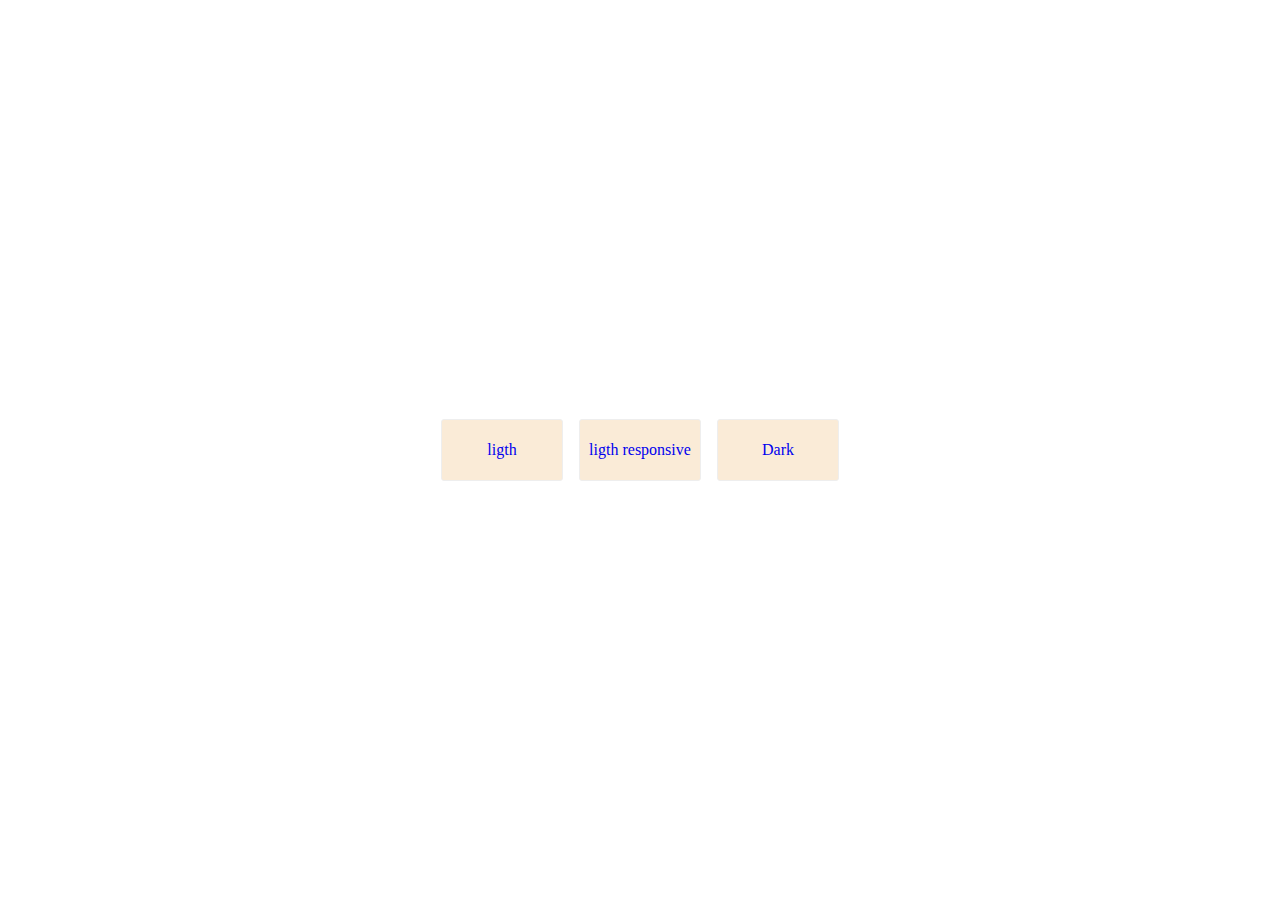
<file: index.html>
<!DOCTYPE html>
<html lang="en">
<head>
    <meta charset="UTF-8">
    <meta name="viewport" content="width=device-width, initial-scale=1.0">
    <title>Document</title>
    <style>
        * {
            padding: 0;
            margin: 0;
        }
        body {
            width: 100vw;
            height: 100vh;
        }

        div {
            width: 100%;
            height: 100%;
            display: flex;
            justify-content: center;
            align-items: center;
            gap: 1rem;
        }
        a {
            width: 120px;
            height: 60px;

            display: flex;
            justify-content: center;
            align-items: center;
            background-color: antiquewhite;
            border: 1px solid #eee;
            border-radius: 3px;
            text-decoration: none;
            
        }
    </style>
</head>
<body>
    <div>
        <a href="./ligth/index.html">ligth</a>
        <a href="./ligth responsive/index.html">ligth responsive</a>
        <a href="./dark/index.html">Dark</a>
    </div>
</body>
</html>
</file>
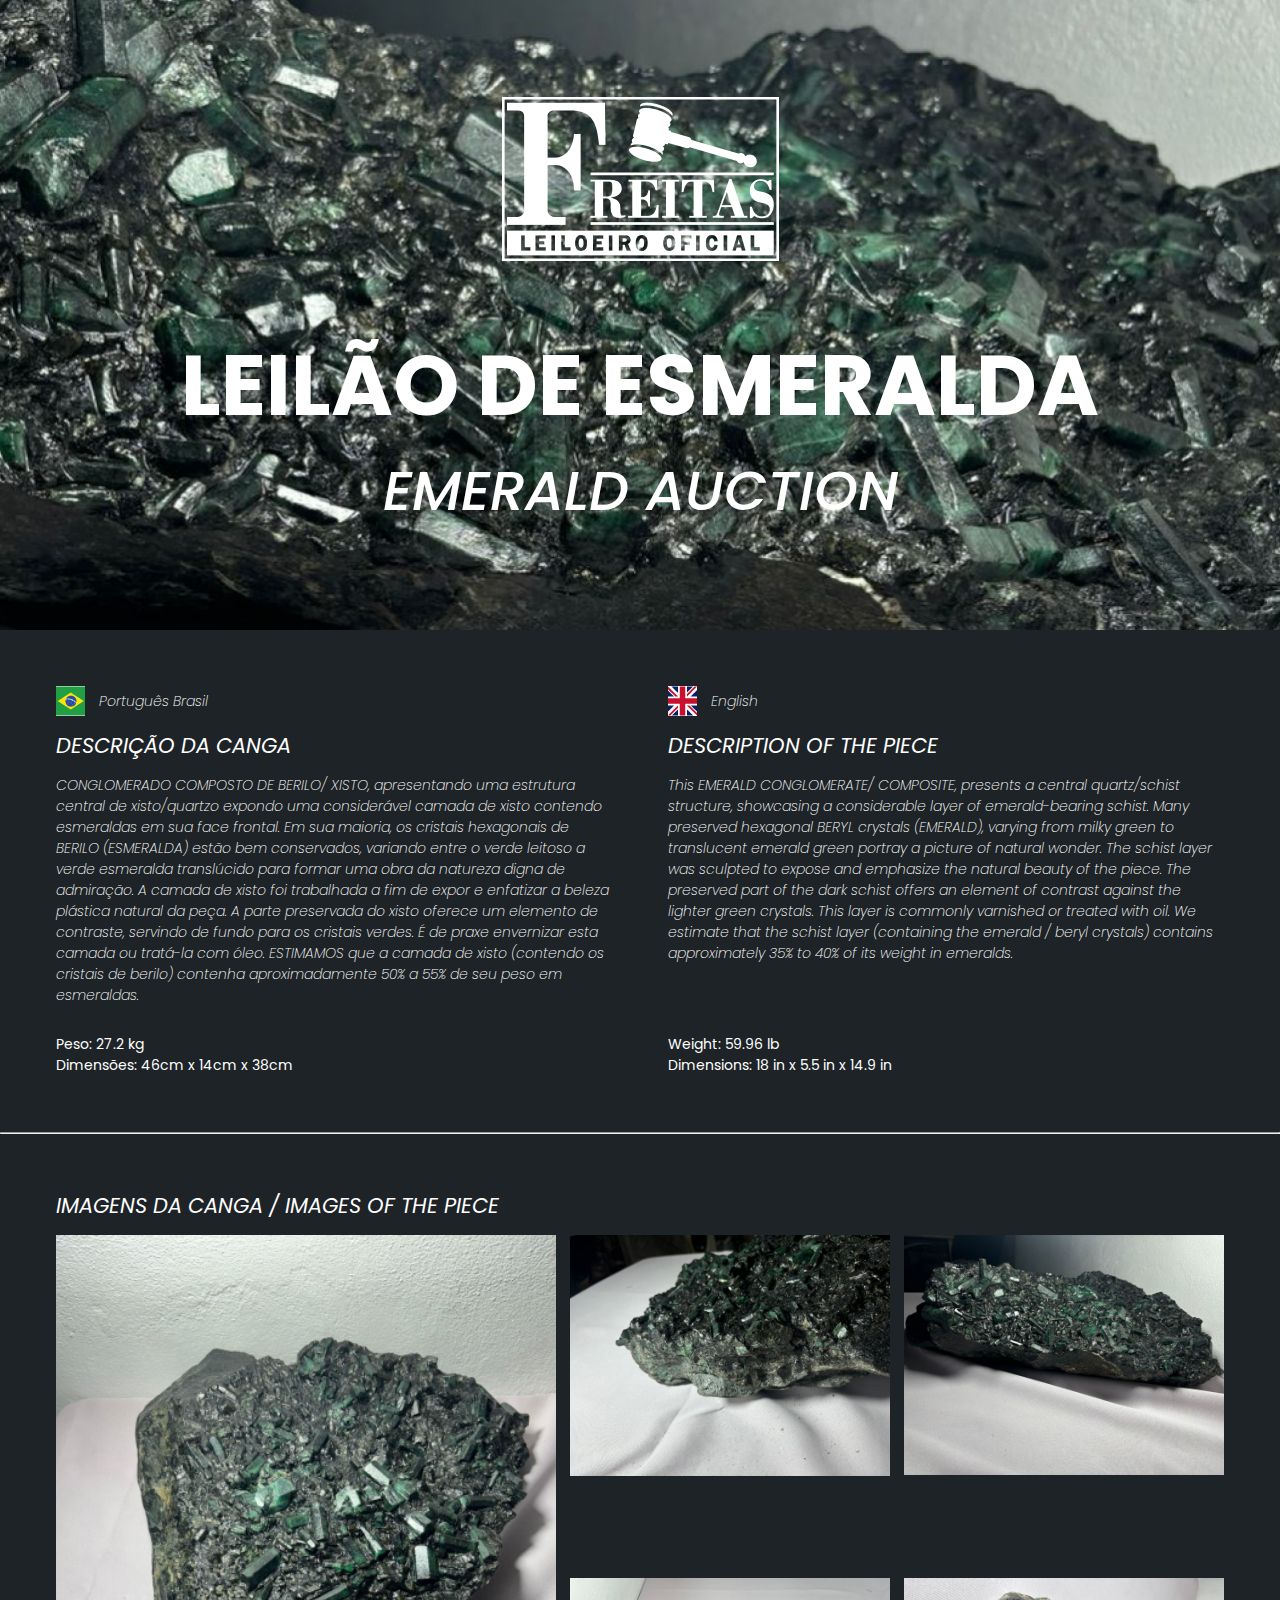
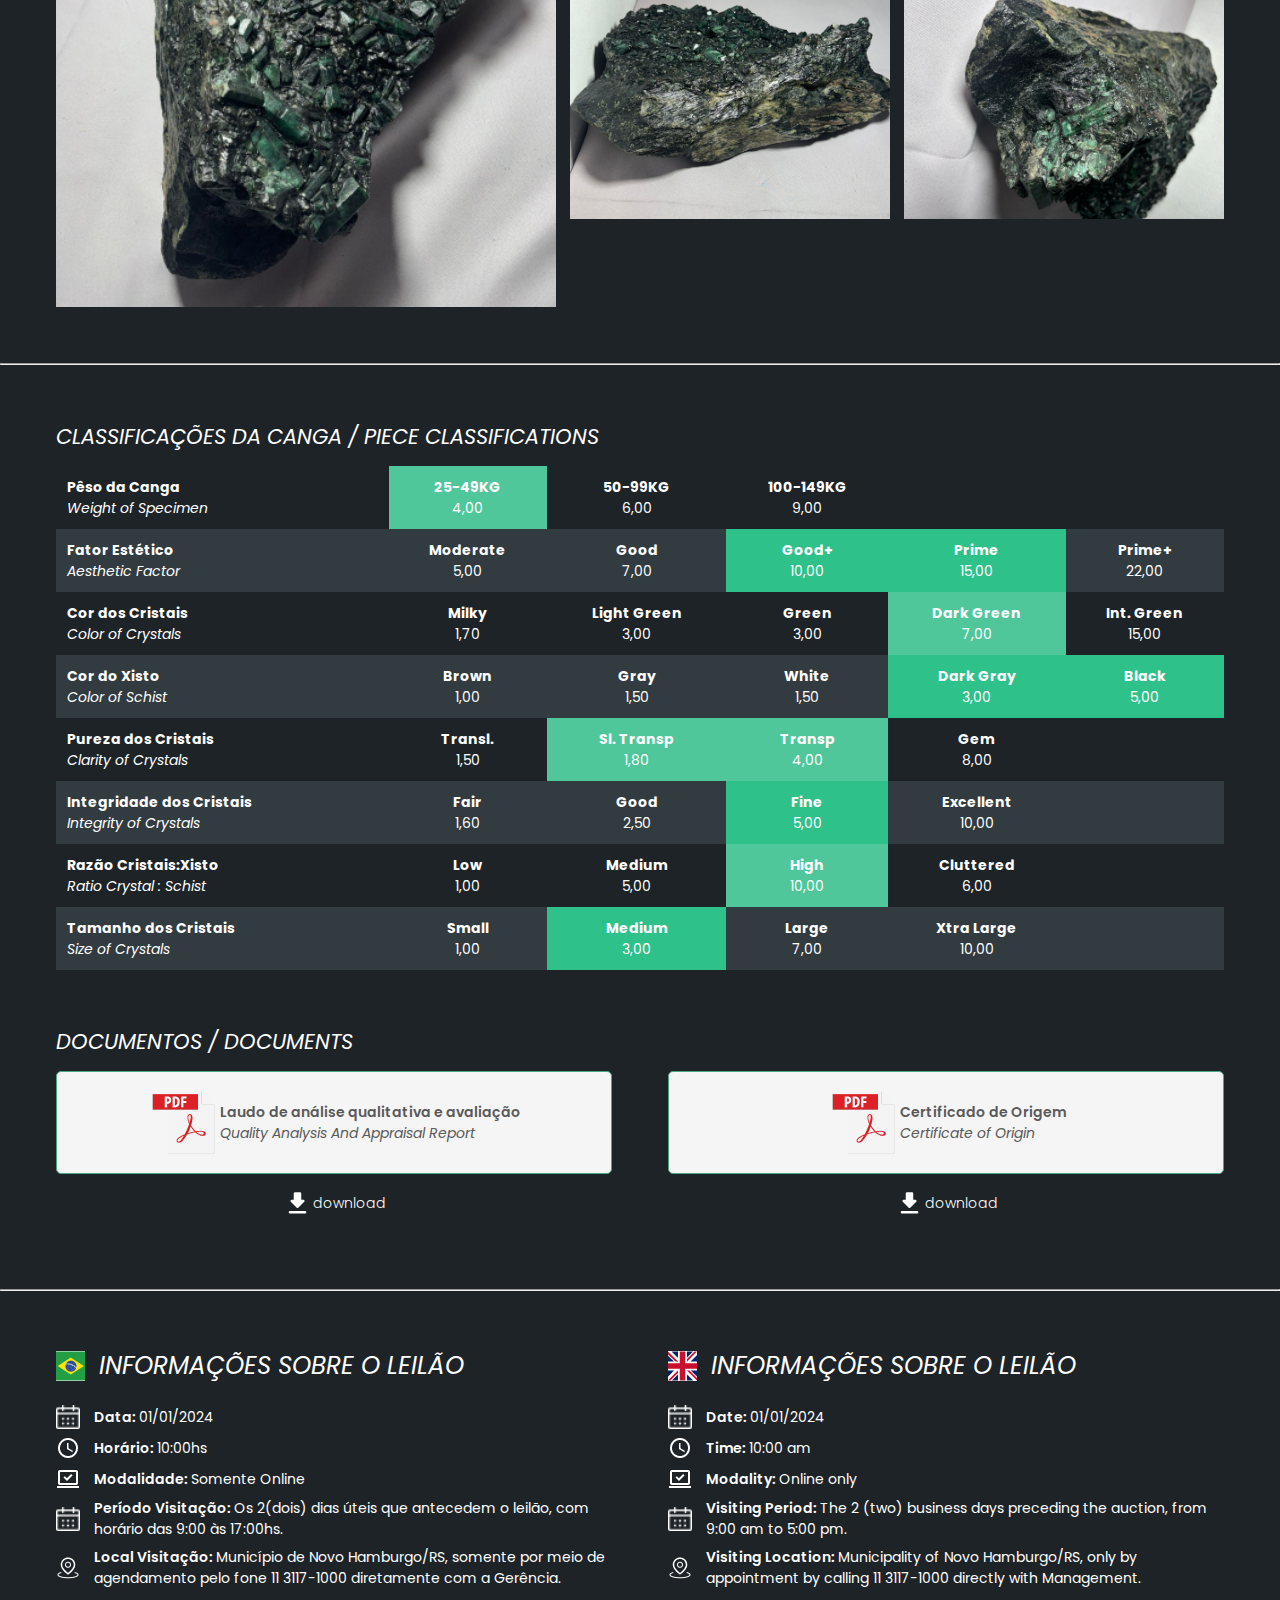
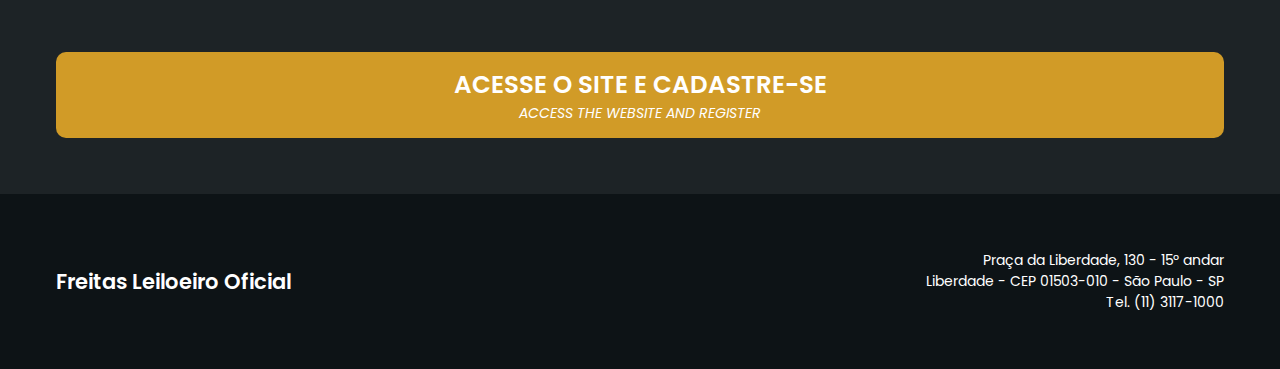
<file: dark/index.html>
<!DOCTYPE html>
<html lang="pt-BR">
<head>
    <meta charset="UTF-8">
    <meta name="viewport" content="width=device-width, initial-scale=1.0">
    <title>Document</title>
    <link rel="stylesheet" href="./style.css">
</head>
<body>
    <header>
        <div class="logo">
            <img src="./imagens/logo.png" alt="Freitas leiloeiro oficial">
        </div>
        <div class="title">
            <h1>Leilão de Esmeralda</h1>
            <h2>Emerald Auction</h2>
        </div>
    </header>
    <section class="description">
        <div class="descriptionText">
            <div>
                <div class="imgLanguage">
                    <img src="./imagens/Brazil (BR).jpg" alt="Bandeira do Brasil">
                    Português Brasil
                </div>
                <div>
                    <h3>Descrição da Canga</h3>
                    <p>
                        CONGLOMERADO COMPOSTO DE BERILO/ XISTO, apresentando uma estrutura central de xisto/quartzo expondo
                        uma considerável camada de xisto contendo esmeraldas em sua face frontal. Em sua maioria, os cristais hexagonais
                        de BERILO (ESMERALDA) estão bem conservados, variando entre o verde leitoso a verde esmeralda translúcido para
                        formar uma obra da natureza digna de admiração. A camada de xisto foi trabalhada a fim de expor e enfatizar a beleza
                        plástica natural da peça. A parte preservada do xisto oferece um elemento de contraste, servindo de fundo para os
                        cristais verdes. É de praxe envernizar esta camada ou tratá-la com óleo. ESTIMAMOS que a camada de xisto (contendo
                        os cristais de berilo) contenha aproximadamente 50% a 55% de seu peso em esmeraldas.
                    </p>
                </div>
    
            </div>
            <div>
                <div class="imgLanguage">
                    <img src="./imagens/United Kingdom (GB).jpg" alt="Bandeira do Reino Unido">
                    English
                </div>
                <div>
                    <h3>DESCRIPTION OF THE PIECE</h3>
                    <p>
                        This EMERALD CONGLOMERATE/ COMPOSITE, presents a central quartz/schist structure, showcasing a considerable layer of emerald-bearing schist. Many preserved hexagonal BERYL crystals (EMERALD), 
                        varying from milky green to translucent emerald green portray a picture of natural wonder. The schist layer was sculpted to expose and emphasize the natural beauty of the piece. The preserved 
                        part of the dark schist offers an element of contrast against the lighter green crystals. This layer is commonly varnished or treated with oil. We estimate that the schist layer (containing 
                        the emerald / beryl crystals) contains approximately 35% to 40% of its weight in emeralds.
                    </p>
                </div>
    
            </div>
        </div>
        <div class="weightDimension">
            <div>
                <p>
                    Peso: 27.2 kg
                </p>
                <p>
                    Dimensões: 46cm x 14cm x 38cm
                </p>
            </div>
            <div>
                <p>
                    Weight: 59.96 lb
                </p>
                <p>
                    Dimensions: 18 in x 5.5 in x 14.9 in
                </p>
            </div>
        </div>
    </section>
    <hr />
    <section class="images">
        <h3>
            Imagens da Canga / Images of the Piece
        </h3>
        <div class="imagesContainer">
            <div class="imagePrimary">
                <img src="./imagens/1.jpg" alt="Imagem da canga">
            </div>
            <div class="imagesPictures">
                <img src="./imagens/2.jpg" alt="Imagem da canga">
                <img src="./imagens/3.jpg" alt="Imagem da canga">
                <img src="./imagens/4.jpg" alt="Imagem da canga">
                <img src="./imagens/5.jpg" alt="Imagem da canga">
            </div>
        </div>
    </section>
    <hr />
    <section class="classification">
        <h3>
            Classificações da Canga / Piece Classifications
        </h3>
        <table>
            <tr>
                <td>
                    <div>Pêso da Canga</div>
                    <div>Weight of Specimen</div>
                </td>
                <td class="prominence">
                    <div>25-49KG</div>
                    <div>4,00</div>
                </td>
                <td>
                    <div>50-99KG</div>
                    <div>6,00</div>
                </td>
                <td>
                    <div>100-149KG</div>
                    <div>9,00</div>
                </td>
                <td>
                    <div></div>
                    <div></div>
                </td>
                <td>
                    <div></div>
                    <div></div>
                </td>
            </tr>
            <tr>
                <td>
                    <div>Fator Estético</div>
                    <div>Aesthetic Factor</div>
                </td>
                <td>
                    <div>Moderate</div>
                    <div>5,00</div>
                </td>
                <td>
                    <div>Good</div>
                    <div>7,00</div>
                </td>
                <td class="prominence">
                    <div>Good+</div>
                    <div>10,00</div>
                </td>
                <td class="prominence">
                    <div>Prime</div>
                    <div>15,00</div>
                </td>
                <td>
                    <div>Prime+</div>
                    <div>22,00</div>
                </td>
            </tr>
            <tr>
                <td>
                    <div>Cor dos Cristais</div>
                    <div>Color of Crystals</div>
                </td>
                <td>
                    <div>Milky</div>
                    <div>1,70</div>
                </td>
                <td>
                    <div>Light Green</div>
                    <div>3,00</div>
                </td>
                <td>
                    <div>Green</div>
                    <div>3,00</div>
                </td>
                <td class="prominence">
                    <div>Dark Green</div>
                    <div>7,00</div>
                </td>
                <td>
                    <div>Int. Green</div>
                    <div>15,00</div>
                </td>
            </tr>
            <tr>
                <td>
                    <div>Cor do Xisto</div>
                    <div>Color of Schist</div>
                </td>
                <td>
                    <div>Brown</div>
                    <div>1,00</div>
                </td>
                <td>
                    <div>Gray</div>
                    <div>1,50</div>
                </td>
                <td>
                    <div>White</div>
                    <div>1,50</div>
                </td>
                <td class="prominence">
                    <div>Dark Gray</div>
                    <div>3,00</div>
                </td>
                <td class="prominence">
                    <div>Black</div>
                    <div>5,00</div>
                </td>
            </tr>
            <tr>
                <td>
                    <div>Pureza dos Cristais</div>
                    <div>Clarity of Crystals</div>
                </td>
                <td>
                    <div>Transl.</div>
                    <div>1,50</div>
                </td>
                <td class="prominence">
                    <div>Sl. Transp</div>
                    <div>1,80</div>
                </td>
                <td class="prominence">
                    <div>Transp</div>
                    <div>4,00</div>
                </td>
                <td>
                    <div>Gem</div>
                    <div>8,00</div>
                </td>
                <td>
                    <div></div>
                    <div></div>
                </td>
            </tr>
            <tr>
                <td>
                    <div>Integridade dos Cristais</div>
                    <div>Integrity of Crystals</div>
                </td>
                <td>
                    <div>Fair</div>
                    <div>1,60</div>
                </td>
                <td>
                    <div>Good</div>
                    <div>2,50</div>
                </td>
                <td class="prominence">
                    <div>Fine</div>
                    <div>5,00</div>
                </td>
                <td>
                    <div>Excellent</div>
                    <div>10,00</div>
                </td>
                <td>
                    <div></div>
                    <div></div>
                </td>
            </tr>
            <tr>
                <td>
                    <div>Razão Cristais:Xisto</div>
                    <div>Ratio Crystal : Schist</div>
                </td>
                <td>
                    <div>Low</div>
                    <div>1,00</div>
                </td>
                <td>
                    <div>Medium</div>
                    <div>5,00</div>
                </td>
                <td class="prominence">
                    <div>High</div>
                    <div>10,00</div>
                </td>
                <td>
                    <div>Cluttered</div>
                    <div>6,00</div>
                </td>
                <td>
                    <div></div>
                    <div></div>
                </td>
            </tr>
            <tr>
                <td>
                    <div>Tamanho dos Cristais</div>
                    <div>Size of Crystals</div>
                </td>
                <td>
                    <div>Small</div>
                    <div>1,00</div>
                </td>
                <td class="prominence">
                    <div>Medium</div>
                    <div>3,00</div>
                </td>
                <td>
                    <div>Large</div>
                    <div>7,00</div>
                </td>
                <td>
                    <div>Xtra Large</div>
                    <div>10,00</div>
                </td>
                <td>
                    <div></div>
                    <div></div>
                </td>
            </tr>
        </table>
    </section>
    <section class="documents">
        <h3>
            Documentos / Documents
        </h3>
        <div class="documentsContainer">
            <a href="#">
                <img src="./imagens/pdf.png" alt="Arquivo pdf">
                <div>
                    <div>Laudo de análise qualitativa e avaliação</div>
                    <div>Quality Analysis And Appraisal Report</div>
                </div>
            </a>
            <a href="#">
                <img src="./imagens/pdf.png" alt="Arquivo pdf">
                <div>
                    <div>Certificado de Origem</div>
                    <div>Certificate of Origin</div>
                </div>
            </a>
        </div>
        <div class="documentsDownload">
            <a href="#">
                <img src="./imagens/icon_download.png" alt="download">
                <div>download</div>
            </a>
            <a href="#">
                <img src="./imagens/icon_download.png" alt="download">
                <div>download</div>
            </a>
        </div>
    </section>
    <hr />
    <section class="auction">
        <div>
            <div class="auctionTitle">
                <img src="./imagens/Brazil (BR).jpg" alt="">
                <div>
                    Informações sobre o Leilão
                </div>
            </div>
            <div class="auctionInfo">
                <img src="./imagens/icon_calendar.png" alt="" style="width: 24px; height: 24px;">
                <div>
                    <span>
                        Data: 
                    </span>
                    01/01/2024
                </div>
            </div>
            <div class="auctionInfo">
                <img src="./imagens/icon_clock.png" alt="" style="width: 24px; height: 24px;">
                <div>
                    <span>
                        Horário: 
                    </span>
                    10:00hs
                </div>
            </div>
            <div class="auctionInfo">
                <img src="./imagens/icon_computer.png" alt="" style="width: 24px; height: 24px;">
                <div>
                    <span>
                        Modalidade: 
                    </span>
                    Somente Online
                </div>
            </div>
            <div class="auctionInfo">
                <img src="./imagens/icon_calendar.png" alt="" style="width: 24px; height: 24px;">
                <div>
                    <span>
                        Período Visitação:  
                    </span>
                    Os 2(dois) dias úteis que antecedem o leilão, com horário das 9:00 às 17:00hs.
                </div>
            </div>
            <div class="auctionInfo">
                <img src="./imagens/icon_local.png" alt="" style="width: 24px; height: 30px;">
                <div>
                    <span>
                        Local Visitação: 
                    </span>
                    Município de Novo Hamburgo/RS, somente por meio de agendamento pelo fone 11 3117-1000 diretamente com a Gerência.
                </div>
            </div>
        </div>
        <div>
            <div class="auctionTitle">
                <img src="./imagens/United Kingdom (GB).jpg" alt="">
                <div>
                    Informações sobre o Leilão
                </div>
            </div>
            <div class="auctionInfo">
                <img src="./imagens/icon_calendar.png" alt="" style="width: 24px; height: 24px;">
                <div>
                    <span>
                        Date: 
                    </span>
                    01/01/2024
                </div>
            </div>
            <div class="auctionInfo">
                <img src="./imagens/icon_clock.png" alt="" style="width: 24px; height: 24px;">
                <div>
                    <span>
                        Time: 
                    </span>
                    10:00 am
                </div>
            </div>
            <div class="auctionInfo">
                <img src="./imagens/icon_computer.png" alt="" style="width: 24px; height: 24px;">
                <div>
                    <span>
                        Modality: 
                    </span>
                    Online only
                </div>
            </div>
            <div class="auctionInfo">
                <img src="./imagens/icon_calendar.png" alt="" style="width: 24px; height: 24px;">
                <div>
                    <span>
                        Visiting Period:  
                    </span>
                    The 2 (two) business days preceding the auction, from 9:00 am to 5:00 pm.
                </div>
            </div>
            <div class="auctionInfo">
                <img src="./imagens/icon_local.png" alt="" style="width: 24px; height: 30px;">
                <div>
                    <span>
                        Visiting Location: 
                    </span>
                    Municipality of Novo Hamburgo/RS, only by appointment by calling 11 3117-1000 directly with Management.
                </div>
            </div>
        </div>
    
    </section>
    <section class="cadastre">
        <a href="#">
            <div>ACESSE O SITE E CADASTRE-SE</div>
            <div>ACCESS THE WEBSITE AND REGISTER</div>
        </a>
    </section>
    <footer>
        <div class="Freitas">
            Freitas Leiloeiro Oficial
        </div>
        <div>
            <div>
                Praça da Liberdade, 130 - 15º andar
            </div>
            <div>
                Liberdade - CEP 01503-010 - São Paulo - SP
            </div>
            <div>
                Tel. (11) 3117-1000
            </div>
        </div>
    </footer>
</body>
</html>
</file>
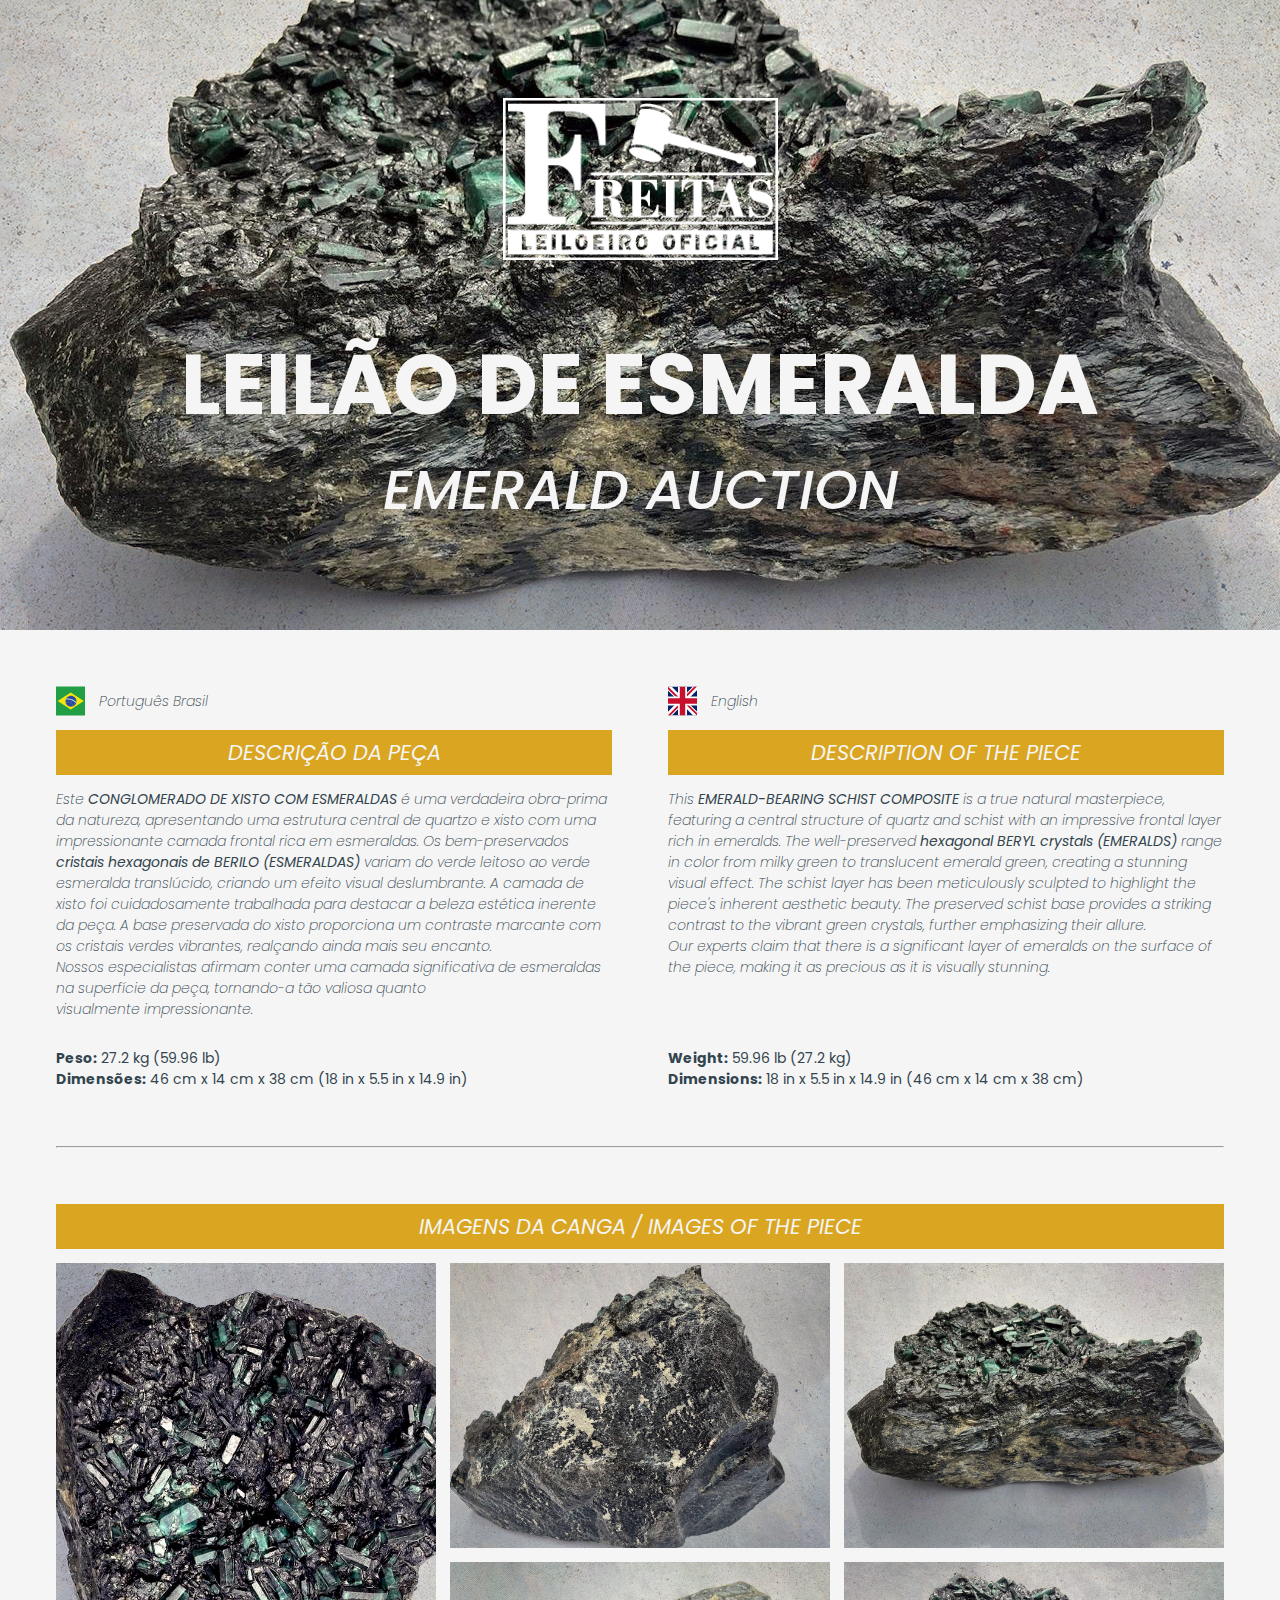
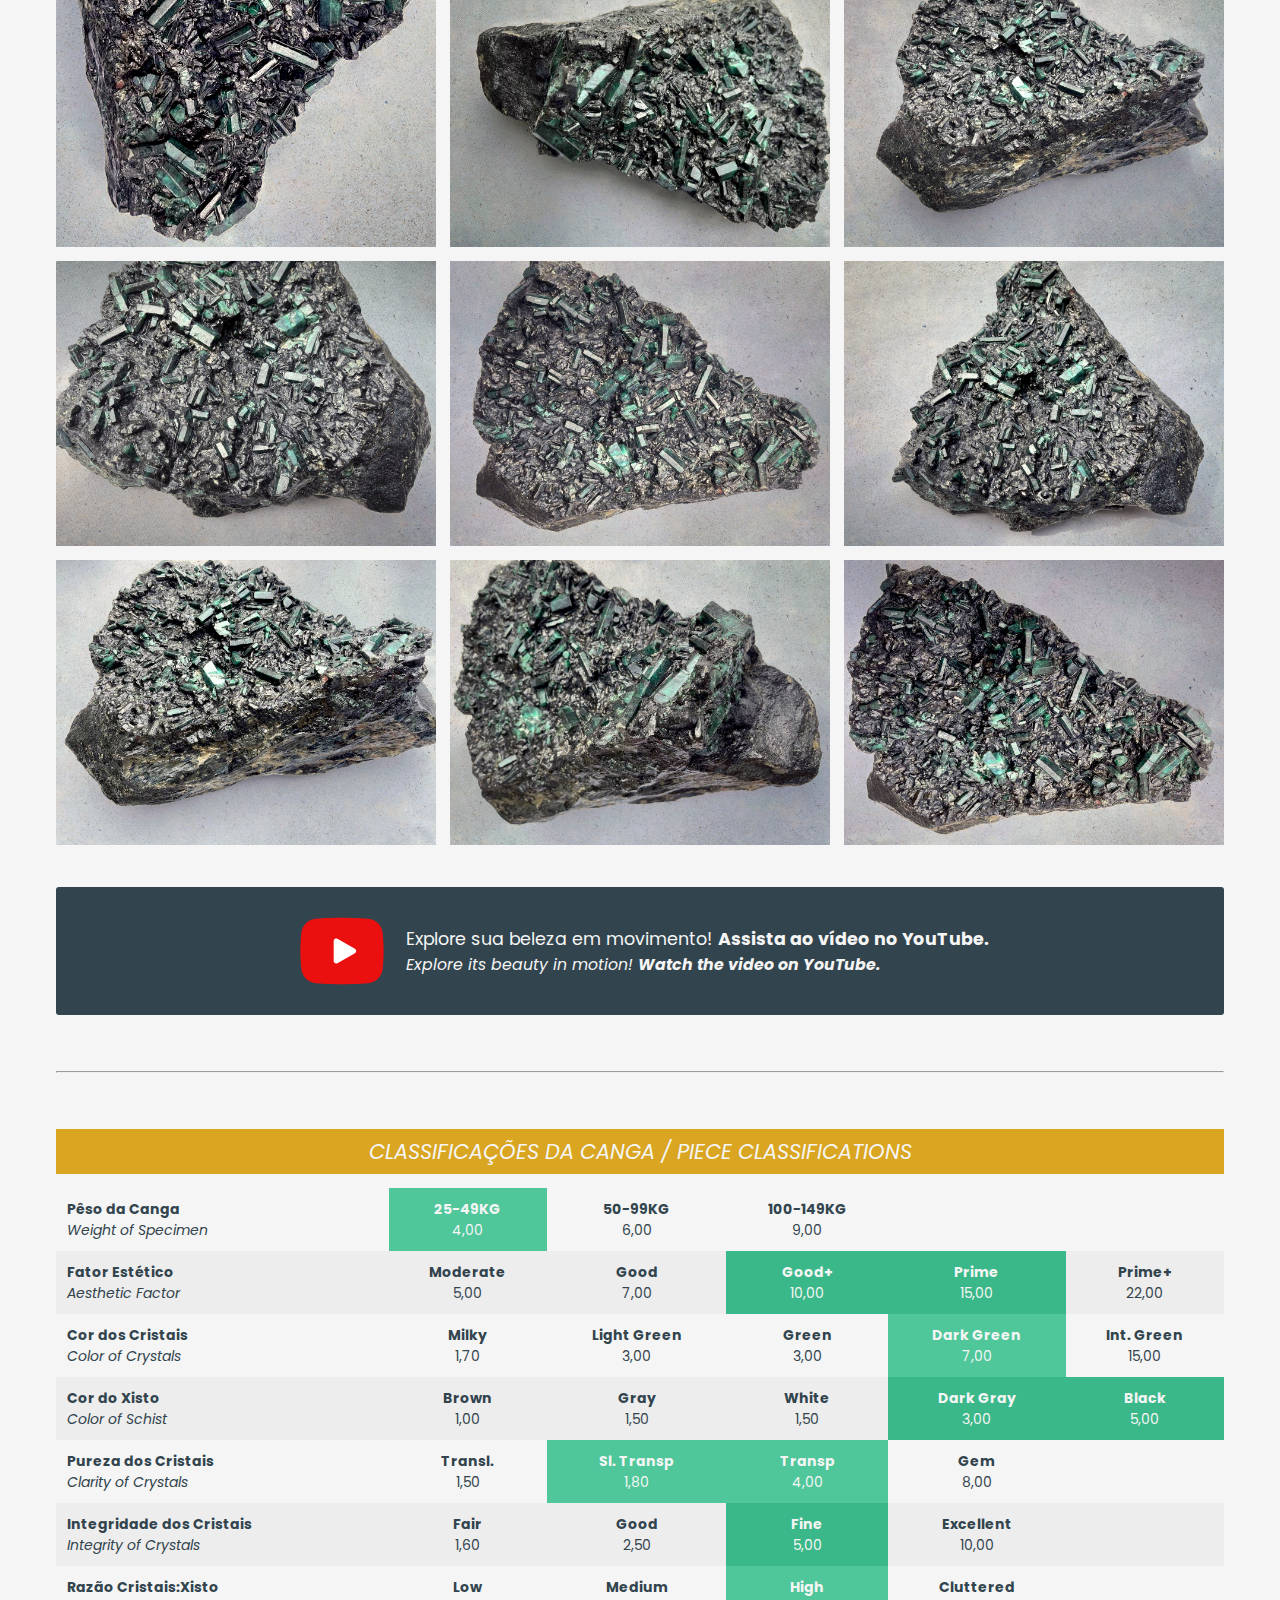
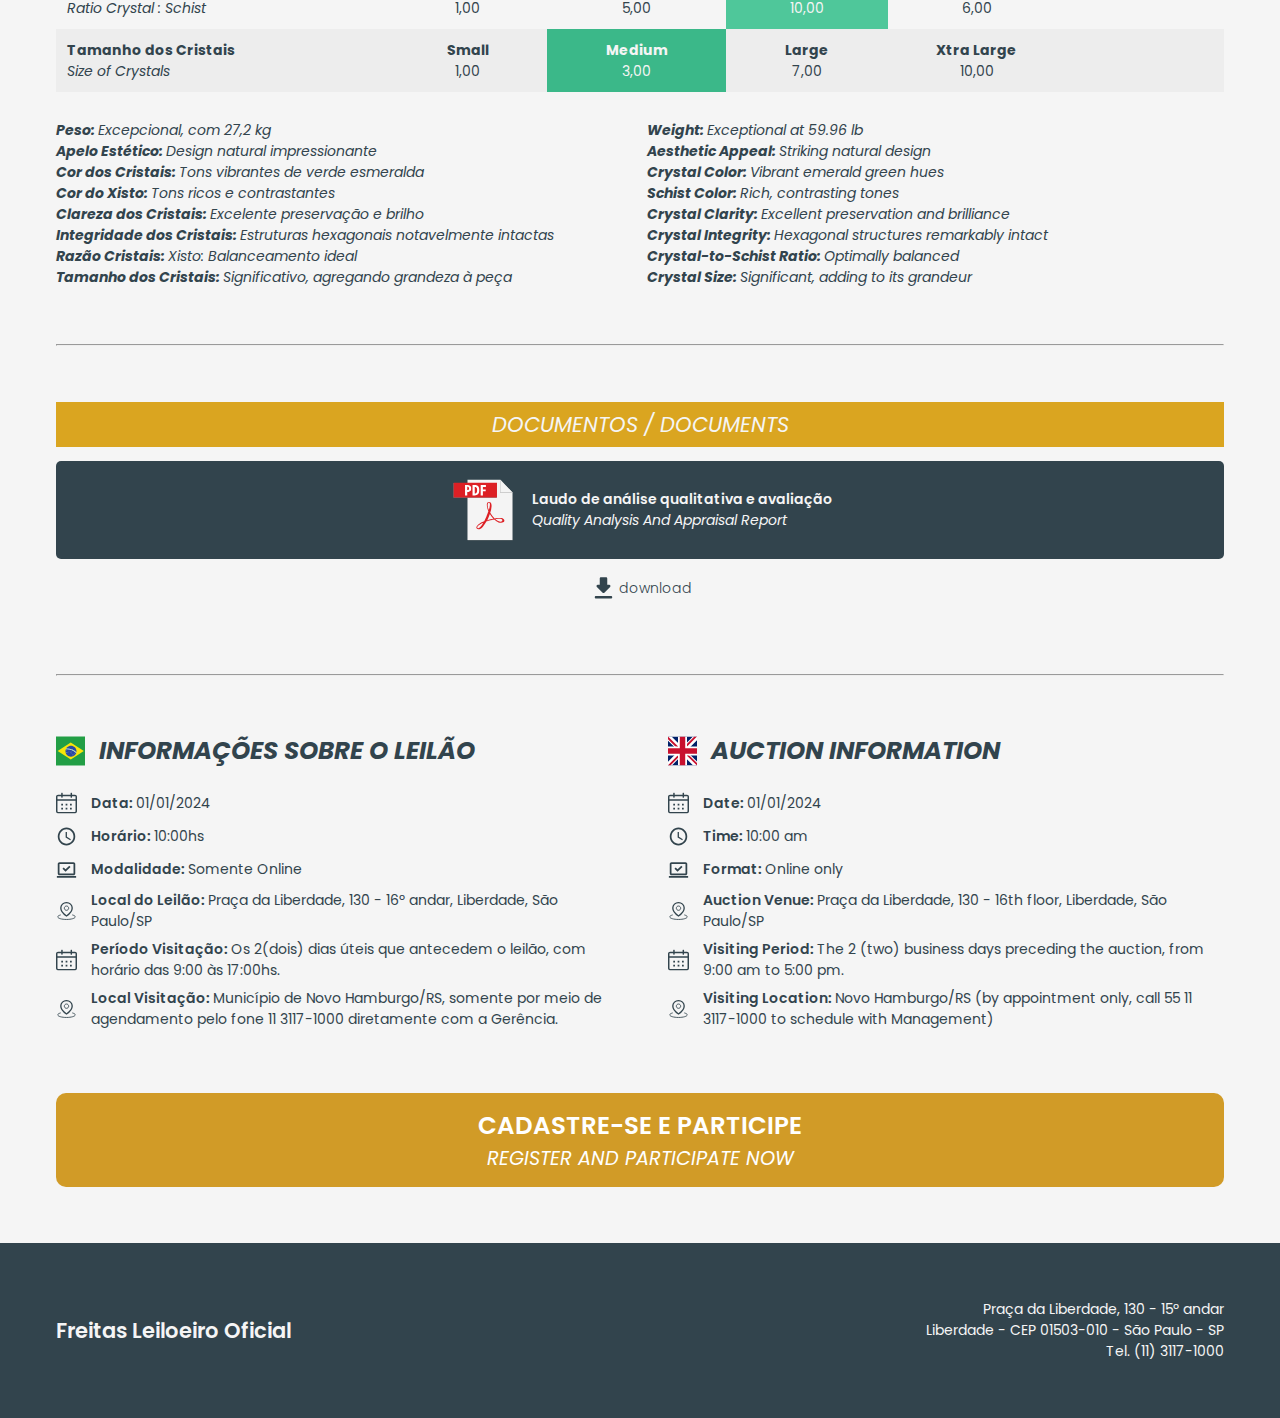
<file: ligth responsive/index.html>
<!DOCTYPE html>
<html lang="pt-BR">
  <head>
    <meta charset="UTF-8" />
    <meta name="viewport" content="width=device-width, initial-scale=1.0" />
    <title>Document</title>
    <link rel="stylesheet" href="./style.css" />
  </head>
  <body>
    <header>
      <div>
        <img src="./images/logo.png" alt="Freitas leiloeiro oficial" />
      </div>
      <div class="title">
        <h1>Leilão de Esmeralda</h1>
        <h2>Emerald Auction</h2>
      </div>
    </header>
    <main>
      <section class="description">
        <div class="descriptionText">
          <div>
            <div class="imgLanguage">
              <img src="./icons/Brasil.svg" alt="Bandeira do Brasil" />
              Português Brasil
            </div>
            <div>
              <h3 class="subtitulo">DESCRIÇÃO DA PEÇA</h3>
              <p>
                Este <strong>CONGLOMERADO DE XISTO COM ESMERALDAS</strong> é uma
                verdadeira obra-prima da natureza, apresentando uma estrutura
                central de quartzo e xisto com uma impressionante camada frontal
                rica em esmeraldas. Os bem-preservados
                <strong>cristais hexagonais de BERILO (ESMERALDAS)</strong>
                variam do verde leitoso ao verde esmeralda translúcido, criando
                um efeito visual deslumbrante. A camada de xisto foi
                cuidadosamente trabalhada para destacar a beleza estética
                inerente da peça. A base preservada do xisto proporciona um
                contraste marcante com os cristais verdes vibrantes, realçando
                ainda mais seu encanto.
              </p>
              <p>
                Nossos especialistas afirmam conter uma camada significativa de
                esmeraldas na superfície da peça, tornando-a tão valiosa quanto
                visualmente impressionante.
              </p>
            </div>
          </div>
          <div>
            <div class="imgLanguage">
              <img src="./icons/ReinoUnido.svg" alt="Bandeira do Reino Unido" />
              English
            </div>
            <div>
              <h3 class="subtitulo">DESCRIPTION OF THE PIECE</h3>
              <p>
                This <strong>EMERALD-BEARING SCHIST COMPOSITE</strong> is a true
                natural masterpiece, featuring a central structure of quartz and
                schist with an impressive frontal layer rich in emeralds. The
                well-preserved
                <strong>hexagonal BERYL crystals (EMERALDS)</strong> range in
                color from milky green to translucent emerald green, creating a
                stunning visual effect. The schist layer has been meticulously
                sculpted to highlight the piece's inherent aesthetic beauty. The
                preserved schist base provides a striking contrast to the
                vibrant green crystals, further emphasizing their allure.
              </p>
              <p>
                Our experts claim that there is a significant layer of emeralds
                on the surface of the piece, making it as precious as it is
                visually stunning.
              </p>
            </div>
          </div>
        </div>
        <div class="weightDimension">
          <div>
            <p><strong>Peso:</strong> 27.2 kg (59.96 lb)</p>
            <p>
              <strong>Dimensões:</strong> 46 cm x 14 cm x 38 cm (18 in x 5.5 in
              x 14.9 in)
            </p>
          </div>
          <div>
            <p><strong>Weight:</strong> 59.96 lb (27.2 kg)</p>
            <p>
              <strong>Dimensions:</strong> 18 in x 5.5 in x 14.9 in (46 cm x 14
              cm x 38 cm)
            </p>
          </div>
        </div>
      </section>
      <hr />
      <section class="images">
        <h3 class="subtitulo">Imagens da Canga / Images of the Piece</h3>
        <div class="imagesPictures">
            <img src="./images/1.jpg" alt="Imagem da canga" class="primeiraImg" />
            <img src="./images/2.jpg" alt="Imagem da canga" />
            <img src="./images/3.jpg" alt="Imagem da canga" />
            <img src="./images/4.jpg" alt="Imagem da canga" />
            <img src="./images/5.jpg" alt="Imagem da canga" />
            <img src="./images/6.jpg" alt="Imagem da canga" />
            <img src="./images/7.jpg" alt="Imagem da canga" />
            <img src="./images/8.jpg" alt="Imagem da canga" />
            <img src="./images/9.jpg" alt="Imagem da canga" />
            <img src="./images/10.jpg" alt="Imagem da canga" />
            <img src="./images/11.jpg" alt="Imagem da canga" />
            
          </div>
        </div>

        <div class="linkYoutube">
            <img src="./icons/youtube.svg" alt="youtube" class="logo">
            <div>
                <div>
                    Explore sua beleza em movimento! 
                    <strong>
                        Assista ao vídeo no YouTube.
                    </strong>
                </div>
                <div>
                    Explore its beauty in motion! 
                    <strong>
                        Watch the video on YouTube.
                    </strong>
                </div>
            </div>
        </div>
      </section>
      <hr />
      <section class="classification">
        <h3 class="subtitulo">Classificações da Canga / Piece Classifications</h3>
        <table>
          <tr>
            <td>
              <div>Pêso da Canga</div>
              <div>Weight of Specimen</div>
            </td>
            <td class="prominence">
              <div>25-49KG</div>
              <div>4,00</div>
            </td>
            <td>
              <div>50-99KG</div>
              <div>6,00</div>
            </td>
            <td>
              <div>100-149KG</div>
              <div>9,00</div>
            </td>
            <td>
              <div></div>
              <div></div>
            </td>
            <td>
              <div></div>
              <div></div>
            </td>
          </tr>
          <tr>
            <td>
              <div>Fator Estético</div>
              <div>Aesthetic Factor</div>
            </td>
            <td>
              <div>Moderate</div>
              <div>5,00</div>
            </td>
            <td>
              <div>Good</div>
              <div>7,00</div>
            </td>
            <td class="prominence">
              <div>Good+</div>
              <div>10,00</div>
            </td>
            <td class="prominence">
              <div>Prime</div>
              <div>15,00</div>
            </td>
            <td>
              <div>Prime+</div>
              <div>22,00</div>
            </td>
          </tr>
          <tr>
            <td>
              <div>Cor dos Cristais</div>
              <div>Color of Crystals</div>
            </td>
            <td>
              <div>Milky</div>
              <div>1,70</div>
            </td>
            <td>
              <div>Light Green</div>
              <div>3,00</div>
            </td>
            <td>
              <div>Green</div>
              <div>3,00</div>
            </td>
            <td class="prominence">
              <div>Dark Green</div>
              <div>7,00</div>
            </td>
            <td>
              <div>Int. Green</div>
              <div>15,00</div>
            </td>
          </tr>
          <tr>
            <td>
              <div>Cor do Xisto</div>
              <div>Color of Schist</div>
            </td>
            <td>
              <div>Brown</div>
              <div>1,00</div>
            </td>
            <td>
              <div>Gray</div>
              <div>1,50</div>
            </td>
            <td>
              <div>White</div>
              <div>1,50</div>
            </td>
            <td class="prominence">
              <div>Dark Gray</div>
              <div>3,00</div>
            </td>
            <td class="prominence">
              <div>Black</div>
              <div>5,00</div>
            </td>
          </tr>
          <tr>
            <td>
              <div>Pureza dos Cristais</div>
              <div>Clarity of Crystals</div>
            </td>
            <td>
              <div>Transl.</div>
              <div>1,50</div>
            </td>
            <td class="prominence">
              <div>Sl. Transp</div>
              <div>1,80</div>
            </td>
            <td class="prominence">
              <div>Transp</div>
              <div>4,00</div>
            </td>
            <td>
              <div>Gem</div>
              <div>8,00</div>
            </td>
            <td>
              <div></div>
              <div></div>
            </td>
          </tr>
          <tr>
            <td>
              <div>Integridade dos Cristais</div>
              <div>Integrity of Crystals</div>
            </td>
            <td>
              <div>Fair</div>
              <div>1,60</div>
            </td>
            <td>
              <div>Good</div>
              <div>2,50</div>
            </td>
            <td class="prominence">
              <div>Fine</div>
              <div>5,00</div>
            </td>
            <td>
              <div>Excellent</div>
              <div>10,00</div>
            </td>
            <td>
              <div></div>
              <div></div>
            </td>
          </tr>
          <tr>
            <td>
              <div>Razão Cristais:Xisto</div>
              <div>Ratio Crystal : Schist</div>
            </td>
            <td>
              <div>Low</div>
              <div>1,00</div>
            </td>
            <td>
              <div>Medium</div>
              <div>5,00</div>
            </td>
            <td class="prominence">
              <div>High</div>
              <div>10,00</div>
            </td>
            <td>
              <div>Cluttered</div>
              <div>6,00</div>
            </td>
            <td>
              <div></div>
              <div></div>
            </td>
          </tr>
          <tr>
            <td>
              <div>Tamanho dos Cristais</div>
              <div>Size of Crystals</div>
            </td>
            <td>
              <div>Small</div>
              <div>1,00</div>
            </td>
            <td class="prominence">
              <div>Medium</div>
              <div>3,00</div>
            </td>
            <td>
              <div>Large</div>
              <div>7,00</div>
            </td>
            <td>
              <div>Xtra Large</div>
              <div>10,00</div>
            </td>
            <td>
              <div></div>
              <div></div>
            </td>
          </tr>
        </table>

        <div class="especification">
            <div>
                <div>
                    <strong>
                        Peso: 
                    </strong>
                    Excepcional, com 27,2 kg
                </div>
                <div>
                    <strong>
                        Apelo Estético: 
                    </strong>
                    Design natural impressionante
                </div>
                <div>
                    <strong>
                        Cor dos Cristais: 
                    </strong>
                    Tons vibrantes de verde esmeralda
                </div>
                <div>
                    <strong>
                        Cor do Xisto: 
                    </strong>
                    Tons ricos e contrastantes
                </div>
                <div>
                    <strong>
                        Clareza dos Cristais: 
                    </strong>
                    Excelente preservação e brilho
                </div>
                <div>
                    <strong>
                        Integridade dos Cristais: 
                    </strong>
                    Estruturas hexagonais notavelmente intactas
                </div>
                <div>
                    <strong>
                        Razão Cristais: 
                    </strong>
                    Xisto: Balanceamento ideal
                </div>
                <div>
                    <strong>
                        Tamanho dos Cristais: 
                    </strong>
                    Significativo, agregando grandeza à peça
                </div>
            </div>
            <div>
                <div>
                    <strong>
                        Weight:
                    </strong> Exceptional at 59.96 lb
                </div>
                <div>
                    <strong>
                        Aesthetic Appeal:
                    </strong> Striking natural design
                </div>
                <div>
                    <strong>
                        Crystal Color:
                    </strong> Vibrant emerald green hues
                </div>
                <div>
                    <strong>
                        Schist Color:
                    </strong> Rich, contrasting tones
                </div>
                <div>
                    <strong>
                        Crystal Clarity:
                    </strong> Excellent preservation and brilliance
                </div>
                <div>
                    <strong>
                        Crystal Integrity:
                    </strong> Hexagonal structures remarkably intact
                </div>
                <div>
                    <strong>
                        Crystal-to-Schist Ratio:
                    </strong> Optimally balanced
                </div>
                <div>
                    <strong>
                        Crystal Size:
                    </strong> Significant, adding to its grandeur
                </div>
            </div>
        </div>
      </section>
      <hr>

      <section class="documents">
        <h3 class="subtitulo">Documentos / Documents</h3>
        <div class="documentsContainer">
          <a href="https://cdn3.freitasleiloeiro.com.br/leiloes/6835/condicao/condicao_6835.pdf">
            <img src="./icons/pdf.svg" alt="Arquivo pdf" class="logo" />
            <div>
              <div>Laudo de análise qualitativa e avaliação</div>
              <div>Quality Analysis And Appraisal Report</div>
            </div>
          </a>
        </div>
        <div class="documentsDownload">
          <a href="./condicao_6835.pdf" download>
            <img src="./icons/download.svg" alt="download" />
            <div>download</div>
          </a>
        </div>
      </section>
      <hr />
      <section class="auction">
        <div>
          <div class="auctionTitle">
            <img src="./icons/Brasil.svg" alt="" />
            <div><strong>Informações sobre o Leilão</strong></div>
          </div>
          <div class="auctionInfo">
            <img
              src="./icons/calendario.svg"
              alt=""
            />
            <div>
              <span> Data: </span>
              01/01/2024
            </div>
          </div>
          <div class="auctionInfo">
            <img
              src="./icons/relogio.svg"
              alt=""
            />
            <div>
              <span> Horário: </span>
              10:00hs
            </div>
          </div>
          <div class="auctionInfo">
            <img
              src="./icons/computador.svg"
              alt=""
            />
            <div>
              <span> Modalidade: </span>
              Somente Online
            </div>
          </div>
          <div class="auctionInfo">
            <img
              src="./icons/local.svg"
              alt=""
            />
            <div>
              <span> Local do Leilão: </span>
              Praça da Liberdade, 130 - 16º andar, Liberdade, São Paulo/SP
            </div>
          </div>
          <div class="auctionInfo">
            <img
              src="./icons/calendario.svg"
              alt=""
            />
            <div>
              <span> Período Visitação: </span>
              Os 2(dois) dias úteis que antecedem o leilão, com horário das 9:00
              às 17:00hs.
            </div>
          </div>
          <div class="auctionInfo">
            <img
              src="./icons/local.svg"
              alt=""
            />
            <div>
              <span> Local Visitação: </span>
              Município de Novo Hamburgo/RS, somente por meio de agendamento
              pelo fone 11 3117-1000 diretamente com a Gerência.
            </div>
          </div>
        </div>
        <div>
          <div class="auctionTitle">
            <img src="./icons/ReinoUnido.svg" alt="" />
            <div><strong>AUCTION INFORMATION</strong></div>
          </div>
          <div class="auctionInfo">
            <img
              src="./icons/calendario.svg"
              alt=""
            />
            <div>
              <span> Date: </span>
              01/01/2024
            </div>
          </div>
          <div class="auctionInfo">
            <img
              src="./icons/relogio.svg"
              alt=""
            />
            <div>
              <span> Time: </span>
              10:00 am
            </div>
          </div>
          <div class="auctionInfo">
            <img
              src="./icons/computador.svg"
              alt=""
            />
            <div>
              <span> Format: </span>
              Online only
            </div>
          </div>
          <div class="auctionInfo">
            <img
              src="./icons/local.svg"
              alt=""
            />
            <div>
              <span> Auction Venue: </span>
              Praça da Liberdade, 130 - 16th floor, Liberdade, São Paulo/SP
            </div>
          </div>
          <div class="auctionInfo">
            <img
              src="./icons/calendario.svg"
              alt=""
            />
            <div>
              <span> Visiting Period: </span>
              The 2 (two) business days preceding the auction, from 9:00 am to
              5:00 pm.
            </div>
          </div>
          <div class="auctionInfo">
            <img
              src="./icons/local.svg"
              alt=""
            />
            <div>
              <span> Visiting Location: </span>
              Novo Hamburgo/RS (by appointment only, call 55 11 3117-1000 to schedule with Management)
            </div>
          </div>
        </div>
      </section>
      <section class="cadastre">
        <a href="https://www.freitasleiloeiro.com.br/Clientes/Cadastro">
          <div>CADASTRE-SE E PARTICIPE</div>
          <div>REGISTER AND PARTICIPATE NOW</div>
        </a>
      </section>
    </main>

    <footer>
      <div class="Freitas">Freitas Leiloeiro Oficial</div>
      <div>
        <div>Praça da Liberdade, 130 - 15º andar</div>
        <div>Liberdade - CEP 01503-010 - São Paulo - SP</div>
        <div>Tel. (11) 3117-1000</div>
      </div>
    </footer>
  </body>
</html>
</file>
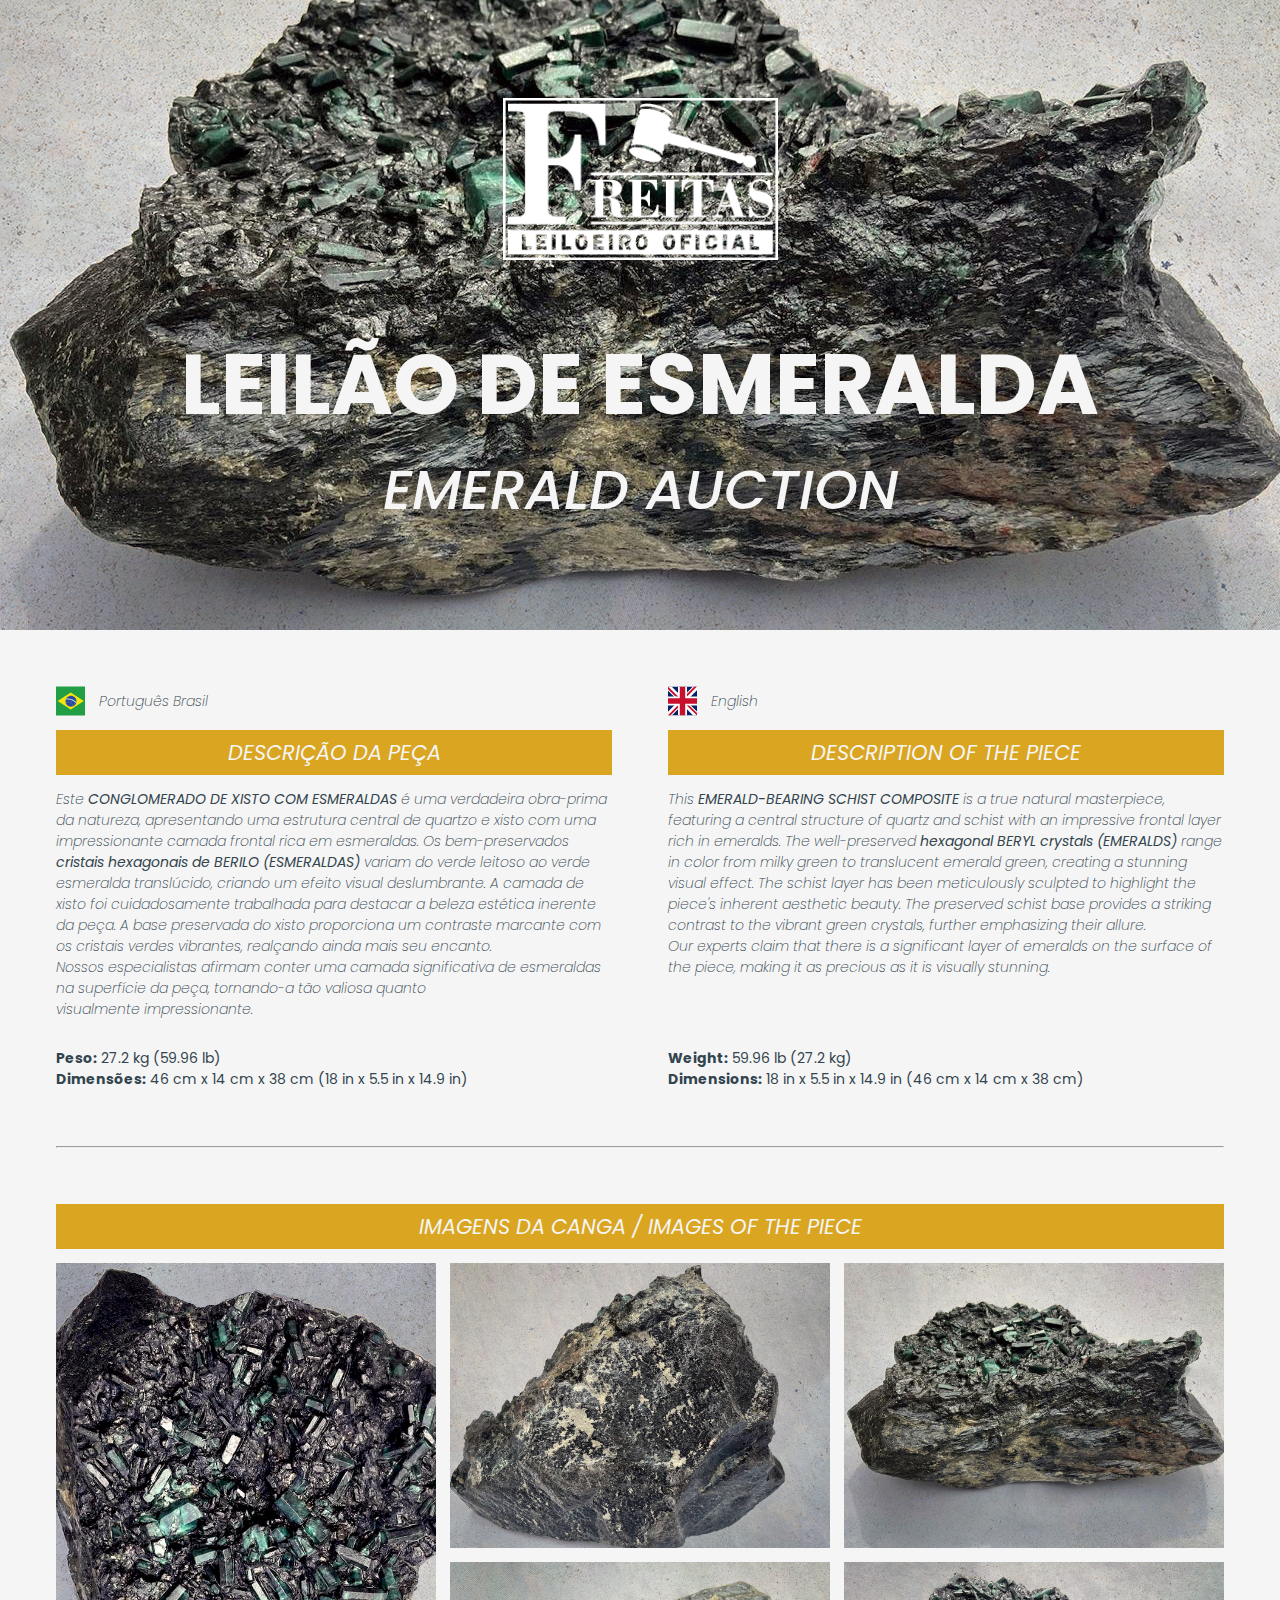
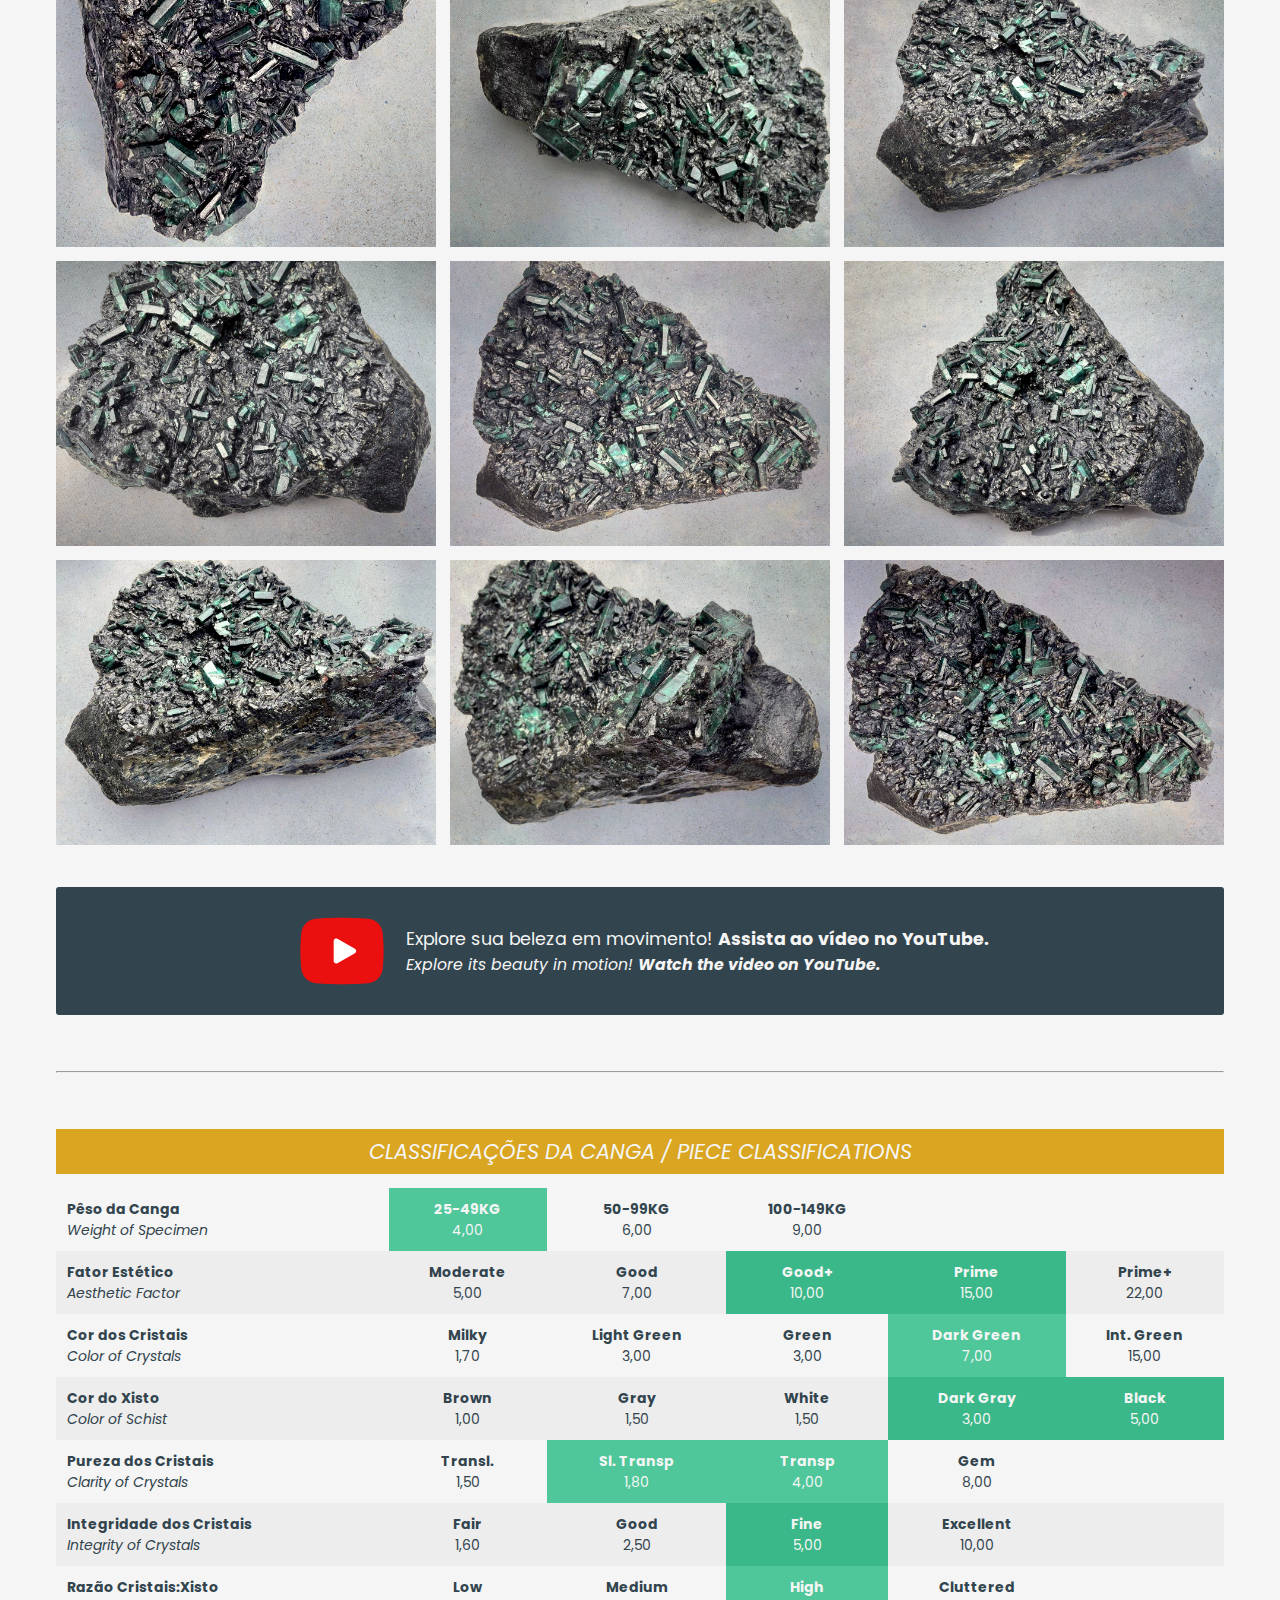
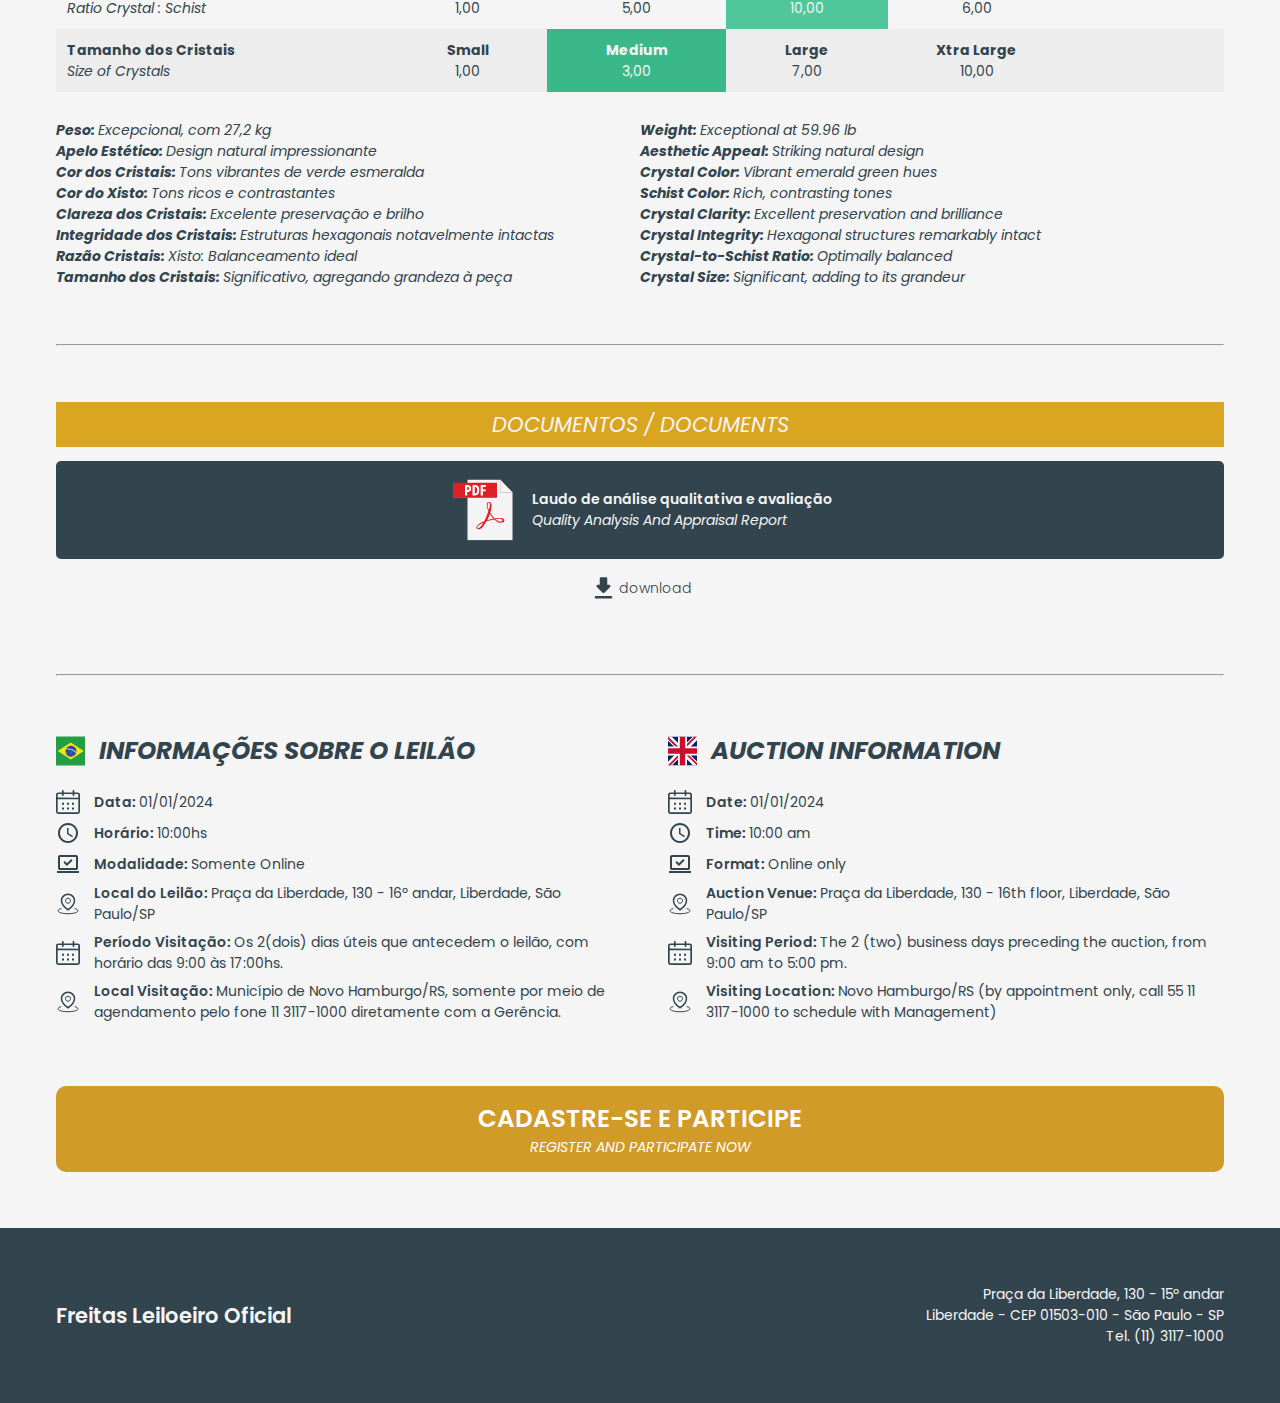
<file: ligth/index.html>
<!DOCTYPE html>
<html lang="pt-BR">
  <head>
    <meta charset="UTF-8" />
    <meta name="viewport" content="width=device-width, initial-scale=1.0" />
    <title>Document</title>
    <link rel="stylesheet" href="./style.css" />
  </head>
  <body>
    <header>
      <div>
        <img src="./images/logo.png" alt="Freitas leiloeiro oficial" />
      </div>
      <div class="title">
        <h1>Leilão de Esmeralda</h1>
        <h2>Emerald Auction</h2>
      </div>
    </header>
    <main>
      <section class="description">
        <div class="descriptionText">
          <div>
            <div class="imgLanguage">
              <img src="./icons/Brasil.svg" alt="Bandeira do Brasil" />
              Português Brasil
            </div>
            <div>
              <h3 class="subtitulo">DESCRIÇÃO DA PEÇA</h3>
              <p>
                Este <strong>CONGLOMERADO DE XISTO COM ESMERALDAS</strong> é uma
                verdadeira obra-prima da natureza, apresentando uma estrutura
                central de quartzo e xisto com uma impressionante camada frontal
                rica em esmeraldas. Os bem-preservados
                <strong>cristais hexagonais de BERILO (ESMERALDAS)</strong>
                variam do verde leitoso ao verde esmeralda translúcido, criando
                um efeito visual deslumbrante. A camada de xisto foi
                cuidadosamente trabalhada para destacar a beleza estética
                inerente da peça. A base preservada do xisto proporciona um
                contraste marcante com os cristais verdes vibrantes, realçando
                ainda mais seu encanto.
              </p>
              <p>
                Nossos especialistas afirmam conter uma camada significativa de
                esmeraldas na superfície da peça, tornando-a tão valiosa quanto
                visualmente impressionante.
              </p>
            </div>
          </div>
          <div>
            <div class="imgLanguage">
              <img src="./icons/ReinoUnido.svg" alt="Bandeira do Reino Unido" />
              English
            </div>
            <div>
              <h3 class="subtitulo">DESCRIPTION OF THE PIECE</h3>
              <p>
                This <strong>EMERALD-BEARING SCHIST COMPOSITE</strong> is a true
                natural masterpiece, featuring a central structure of quartz and
                schist with an impressive frontal layer rich in emeralds. The
                well-preserved
                <strong>hexagonal BERYL crystals (EMERALDS)</strong> range in
                color from milky green to translucent emerald green, creating a
                stunning visual effect. The schist layer has been meticulously
                sculpted to highlight the piece's inherent aesthetic beauty. The
                preserved schist base provides a striking contrast to the
                vibrant green crystals, further emphasizing their allure.
              </p>
              <p>
                Our experts claim that there is a significant layer of emeralds
                on the surface of the piece, making it as precious as it is
                visually stunning.
              </p>
            </div>
          </div>
        </div>
        <div class="weightDimension">
          <div>
            <p><strong>Peso:</strong> 27.2 kg (59.96 lb)</p>
            <p>
              <strong>Dimensões:</strong> 46 cm x 14 cm x 38 cm (18 in x 5.5 in
              x 14.9 in)
            </p>
          </div>
          <div>
            <p><strong>Weight:</strong> 59.96 lb (27.2 kg)</p>
            <p>
              <strong>Dimensions:</strong> 18 in x 5.5 in x 14.9 in (46 cm x 14
              cm x 38 cm)
            </p>
          </div>
        </div>
      </section>
      <hr />
      <section class="images">
        <h3 class="subtitulo">Imagens da Canga / Images of the Piece</h3>
        <div class="imagesPictures">
            <img src="./images/1.jpg" alt="Imagem da canga" class="primeiraImg" />
            <img src="./images/2.jpg" alt="Imagem da canga" />
            <img src="./images/3.jpg" alt="Imagem da canga" />
            <img src="./images/4.jpg" alt="Imagem da canga" />
            <img src="./images/5.jpg" alt="Imagem da canga" />
            <img src="./images/6.jpg" alt="Imagem da canga" />
            <img src="./images/7.jpg" alt="Imagem da canga" />
            <img src="./images/8.jpg" alt="Imagem da canga" />
            <img src="./images/9.jpg" alt="Imagem da canga" />
            <img src="./images/10.jpg" alt="Imagem da canga" />
            <img src="./images/11.jpg" alt="Imagem da canga" />
            
          </div>
        </div>

        <div class="linkYoutube">
            <img src="./icons/youtube.svg" alt="youtube" class="logo">
            <div>
                <div>
                    Explore sua beleza em movimento! 
                    <strong>
                        Assista ao vídeo no YouTube.
                    </strong>
                </div>
                <div>
                    Explore its beauty in motion! 
                    <strong>
                        Watch the video on YouTube.
                    </strong>
                </div>
            </div>
        </div>
      </section>
      <hr />
      <section class="classification">
        <h3 class="subtitulo">Classificações da Canga / Piece Classifications</h3>
        <table>
          <tr>
            <td>
              <div>Pêso da Canga</div>
              <div>Weight of Specimen</div>
            </td>
            <td class="prominence">
              <div>25-49KG</div>
              <div>4,00</div>
            </td>
            <td>
              <div>50-99KG</div>
              <div>6,00</div>
            </td>
            <td>
              <div>100-149KG</div>
              <div>9,00</div>
            </td>
            <td>
              <div></div>
              <div></div>
            </td>
            <td>
              <div></div>
              <div></div>
            </td>
          </tr>
          <tr>
            <td>
              <div>Fator Estético</div>
              <div>Aesthetic Factor</div>
            </td>
            <td>
              <div>Moderate</div>
              <div>5,00</div>
            </td>
            <td>
              <div>Good</div>
              <div>7,00</div>
            </td>
            <td class="prominence">
              <div>Good+</div>
              <div>10,00</div>
            </td>
            <td class="prominence">
              <div>Prime</div>
              <div>15,00</div>
            </td>
            <td>
              <div>Prime+</div>
              <div>22,00</div>
            </td>
          </tr>
          <tr>
            <td>
              <div>Cor dos Cristais</div>
              <div>Color of Crystals</div>
            </td>
            <td>
              <div>Milky</div>
              <div>1,70</div>
            </td>
            <td>
              <div>Light Green</div>
              <div>3,00</div>
            </td>
            <td>
              <div>Green</div>
              <div>3,00</div>
            </td>
            <td class="prominence">
              <div>Dark Green</div>
              <div>7,00</div>
            </td>
            <td>
              <div>Int. Green</div>
              <div>15,00</div>
            </td>
          </tr>
          <tr>
            <td>
              <div>Cor do Xisto</div>
              <div>Color of Schist</div>
            </td>
            <td>
              <div>Brown</div>
              <div>1,00</div>
            </td>
            <td>
              <div>Gray</div>
              <div>1,50</div>
            </td>
            <td>
              <div>White</div>
              <div>1,50</div>
            </td>
            <td class="prominence">
              <div>Dark Gray</div>
              <div>3,00</div>
            </td>
            <td class="prominence">
              <div>Black</div>
              <div>5,00</div>
            </td>
          </tr>
          <tr>
            <td>
              <div>Pureza dos Cristais</div>
              <div>Clarity of Crystals</div>
            </td>
            <td>
              <div>Transl.</div>
              <div>1,50</div>
            </td>
            <td class="prominence">
              <div>Sl. Transp</div>
              <div>1,80</div>
            </td>
            <td class="prominence">
              <div>Transp</div>
              <div>4,00</div>
            </td>
            <td>
              <div>Gem</div>
              <div>8,00</div>
            </td>
            <td>
              <div></div>
              <div></div>
            </td>
          </tr>
          <tr>
            <td>
              <div>Integridade dos Cristais</div>
              <div>Integrity of Crystals</div>
            </td>
            <td>
              <div>Fair</div>
              <div>1,60</div>
            </td>
            <td>
              <div>Good</div>
              <div>2,50</div>
            </td>
            <td class="prominence">
              <div>Fine</div>
              <div>5,00</div>
            </td>
            <td>
              <div>Excellent</div>
              <div>10,00</div>
            </td>
            <td>
              <div></div>
              <div></div>
            </td>
          </tr>
          <tr>
            <td>
              <div>Razão Cristais:Xisto</div>
              <div>Ratio Crystal : Schist</div>
            </td>
            <td>
              <div>Low</div>
              <div>1,00</div>
            </td>
            <td>
              <div>Medium</div>
              <div>5,00</div>
            </td>
            <td class="prominence">
              <div>High</div>
              <div>10,00</div>
            </td>
            <td>
              <div>Cluttered</div>
              <div>6,00</div>
            </td>
            <td>
              <div></div>
              <div></div>
            </td>
          </tr>
          <tr>
            <td>
              <div>Tamanho dos Cristais</div>
              <div>Size of Crystals</div>
            </td>
            <td>
              <div>Small</div>
              <div>1,00</div>
            </td>
            <td class="prominence">
              <div>Medium</div>
              <div>3,00</div>
            </td>
            <td>
              <div>Large</div>
              <div>7,00</div>
            </td>
            <td>
              <div>Xtra Large</div>
              <div>10,00</div>
            </td>
            <td>
              <div></div>
              <div></div>
            </td>
          </tr>
        </table>

        <div class="especification">
            <div>
                <div>
                    <strong>
                        Peso: 
                    </strong>
                    Excepcional, com 27,2 kg
                </div>
                <div>
                    <strong>
                        Apelo Estético: 
                    </strong>
                    Design natural impressionante
                </div>
                <div>
                    <strong>
                        Cor dos Cristais: 
                    </strong>
                    Tons vibrantes de verde esmeralda
                </div>
                <div>
                    <strong>
                        Cor do Xisto: 
                    </strong>
                    Tons ricos e contrastantes
                </div>
                <div>
                    <strong>
                        Clareza dos Cristais: 
                    </strong>
                    Excelente preservação e brilho
                </div>
                <div>
                    <strong>
                        Integridade dos Cristais: 
                    </strong>
                    Estruturas hexagonais notavelmente intactas
                </div>
                <div>
                    <strong>
                        Razão Cristais: 
                    </strong>
                    Xisto: Balanceamento ideal
                </div>
                <div>
                    <strong>
                        Tamanho dos Cristais: 
                    </strong>
                    Significativo, agregando grandeza à peça
                </div>
            </div>
            <div>
                <div>
                    <strong>
                        Weight:
                    </strong> Exceptional at 59.96 lb
                </div>
                <div>
                    <strong>
                        Aesthetic Appeal:
                    </strong> Striking natural design
                </div>
                <div>
                    <strong>
                        Crystal Color:
                    </strong> Vibrant emerald green hues
                </div>
                <div>
                    <strong>
                        Schist Color:
                    </strong> Rich, contrasting tones
                </div>
                <div>
                    <strong>
                        Crystal Clarity:
                    </strong> Excellent preservation and brilliance
                </div>
                <div>
                    <strong>
                        Crystal Integrity:
                    </strong> Hexagonal structures remarkably intact
                </div>
                <div>
                    <strong>
                        Crystal-to-Schist Ratio:
                    </strong> Optimally balanced
                </div>
                <div>
                    <strong>
                        Crystal Size:
                    </strong> Significant, adding to its grandeur
                </div>
            </div>
        </div>
      </section>
      <hr>

      <section class="documents">
        <h3 class="subtitulo">Documentos / Documents</h3>
        <div class="documentsContainer">
          <a href="https://cdn3.freitasleiloeiro.com.br/leiloes/6835/condicao/condicao_6835.pdf">
            <img src="./icons/pdf.svg" alt="Arquivo pdf" class="logo" />
            <div>
              <div>Laudo de análise qualitativa e avaliação</div>
              <div>Quality Analysis And Appraisal Report</div>
            </div>
          </a>
        </div>
        <div class="documentsDownload">
          <a href="./condicao_6835.pdf" download>
            <img src="./icons/download.svg" alt="download" />
            <div>download</div>
          </a>
        </div>
      </section>
      <hr />
      <section class="auction">
        <div>
          <div class="auctionTitle">
            <img src="./icons/Brasil.svg" alt="" />
            <div><strong>Informações sobre o Leilão</strong></div>
          </div>
          <div class="auctionInfo">
            <img
              src="./icons/calendario.svg"
              alt=""
              style="width: 24px; height: 24px"
            />
            <div>
              <span> Data: </span>
              01/01/2024
            </div>
          </div>
          <div class="auctionInfo">
            <img
              src="./icons/relogio.svg"
              alt=""
              style="width: 24px; height: 24px"
            />
            <div>
              <span> Horário: </span>
              10:00hs
            </div>
          </div>
          <div class="auctionInfo">
            <img
              src="./icons/computador.svg"
              alt=""
              style="width: 24px; height: 24px"
            />
            <div>
              <span> Modalidade: </span>
              Somente Online
            </div>
          </div>
          <div class="auctionInfo">
            <img
              src="./icons/local.svg"
              alt=""
              style="width: 24px; height: 30px"
            />
            <div>
              <span> Local do Leilão: </span>
              Praça da Liberdade, 130 - 16º andar, Liberdade, São Paulo/SP
            </div>
          </div>
          <div class="auctionInfo">
            <img
              src="./icons/calendario.svg"
              alt=""
              style="width: 24px; height: 24px"
            />
            <div>
              <span> Período Visitação: </span>
              Os 2(dois) dias úteis que antecedem o leilão, com horário das 9:00
              às 17:00hs.
            </div>
          </div>
          <div class="auctionInfo">
            <img
              src="./icons/local.svg"
              alt=""
              style="width: 24px; height: 30px"
            />
            <div>
              <span> Local Visitação: </span>
              Município de Novo Hamburgo/RS, somente por meio de agendamento
              pelo fone 11 3117-1000 diretamente com a Gerência.
            </div>
          </div>
        </div>
        <div>
          <div class="auctionTitle">
            <img src="./icons/ReinoUnido.svg" alt="" />
            <div><strong>AUCTION INFORMATION</strong></div>
          </div>
          <div class="auctionInfo">
            <img
              src="./icons/calendario.svg"
              alt=""
              style="width: 24px; height: 24px"
            />
            <div>
              <span> Date: </span>
              01/01/2024
            </div>
          </div>
          <div class="auctionInfo">
            <img
              src="./icons/relogio.svg"
              alt=""
              style="width: 24px; height: 24px"
            />
            <div>
              <span> Time: </span>
              10:00 am
            </div>
          </div>
          <div class="auctionInfo">
            <img
              src="./icons/computador.svg"
              alt=""
              style="width: 24px; height: 24px"
            />
            <div>
              <span> Format: </span>
              Online only
            </div>
          </div>
          <div class="auctionInfo">
            <img
              src="./icons/local.svg"
              alt=""
              style="width: 24px; height: 30px"
            />
            <div>
              <span> Auction Venue: </span>
              Praça da Liberdade, 130 - 16th floor, Liberdade, São Paulo/SP
            </div>
          </div>
          <div class="auctionInfo">
            <img
              src="./icons/calendario.svg"
              alt=""
              style="width: 24px; height: 24px"
            />
            <div>
              <span> Visiting Period: </span>
              The 2 (two) business days preceding the auction, from 9:00 am to
              5:00 pm.
            </div>
          </div>
          <div class="auctionInfo">
            <img
              src="./icons/local.svg"
              alt=""
              style="width: 24px; height: 30px"
            />
            <div>
              <span> Visiting Location: </span>
              Novo Hamburgo/RS (by appointment only, call 55 11 3117-1000 to schedule with Management)
            </div>
          </div>
        </div>
      </section>
      <section class="cadastre">
        <a href="https://www.freitasleiloeiro.com.br/Clientes/Cadastro">
          <div>CADASTRE-SE E PARTICIPE</div>
          <div>REGISTER AND PARTICIPATE NOW</div>
        </a>
      </section>
    </main>

    <footer>
      <div class="Freitas">Freitas Leiloeiro Oficial</div>
      <div>
        <div>Praça da Liberdade, 130 - 15º andar</div>
        <div>Liberdade - CEP 01503-010 - São Paulo - SP</div>
        <div>Tel. (11) 3117-1000</div>
      </div>
    </footer>
  </body>
</html>
</file>
<file: dark/style.css>
@import url('https://fonts.googleapis.com/css2?family=Poppins:ital,wght@0,100;0,200;0,300;0,400;0,500;0,600;0,700;0,800;0,900;1,100;1,200;1,300;1,400;1,500;1,600;1,700;1,800;1,900&display=swap');

:root {
    --principal: #1D2326;
    --secundaria: #fff;
}

* {
    margin: 0;
    padding: 0;
    box-sizing: border-box;
    font-family: "Poppins", serif;
}

body {
    max-width: 100vw;
    background-color: var(--principal);
    color: var(--secundaria);
    -webkit-font-smoothing: antialiased;
    -moz-osx-font-smoothing: grayscale;
}

body, input, textarea, button {
    font: 400 1rem Roboto, sans-serif;
}

header, .descriptionText, .weightDimension, .imagesCentered, .imagesContainer, .imagesPictures {
    display: -webkit-flex;
    display: -moz-flex;
    display: -ms-flexbox;
    display: flex;
}

.descriptionText, .weightDimension, .imagesContainer, .imagesPictures {
    display: -webkit-grid;
    display: -moz-grid;
    display: -ms-grid; /* Para compatibilidade em IE */
    display: grid;
}


h1, h2, h3, h4, h5, h6, p {
    margin: 0;
    padding: 0;
}

@media (max-width: 425px) {
    html {
        font-size: 6px;
    }
}

@media (min-width: 425.1px) {
    html {
        font-size: 8px;
    }
}

@media (min-width: 769px) {
    html {
        font-size: 12px;
    }
}

@media (min-width: 1024px) {
    html {
        font-size: 14px;
    }
}

@media (min-width: 1440px) {
    html {
        font-size: 16px;
    }
}


/*-------------------*/

header {
    width: 100%;
    height: 70vh;
    background-image: url(./imagens/backgroundEsmeralda.jpg);
    background-repeat: no-repeat;
    background-size: cover;
    display: -webkit-flex;
    display: flex;
    -webkit-flex-direction: column;
    flex-direction: column;
    -webkit-justify-content: center;
    justify-content: center;
    -webkit-align-items: center;
    align-items: center;
}

header .logo {
    width: auto;
    margin-bottom: 4rem;
}

header .title {
    display: -webkit-flex;
    display: flex;
    -webkit-flex-direction: column;
    flex-direction: column;
    -webkit-justify-content: center;
    justify-content: center;
    -webkit-align-items: center;
    align-items: center;
    text-transform: uppercase;
}

header .title h1 {
    font-weight: 700;
    font-size: 6rem;
    text-align: center;
}

header .title h2 {
    font-weight: 500;
    font-size: 4rem;
    font-style: italic;
}

section {
    max-width: 100vw;
    margin: 4rem;
}

section h3 {
    font-weight: 400;
    font-style: italic;
    text-transform: uppercase;
    margin-bottom: 1rem;
    font-size: 1.5rem;
}

.descriptionText {
    max-width: 100vw;
    display: -webkit-grid;
    display: grid;
    -webkit-grid-template-columns: 1fr 1fr;
    grid-template-columns: 1fr 1fr;
    gap: 4rem;
    margin-bottom: 2rem;
    font-style: italic;
}

.descriptionText p {
    font-weight: 200;
}

.descriptionText .imgLanguage {
    display: -webkit-flex;
    display: flex;
    -webkit-align-items: center;
    align-items: center;
    gap: 1rem;
    margin-bottom: 1rem;
    font-weight: 200;
    font-style: italic;
}

.weightDimension {
    display: -webkit-grid;
    display: grid;
    -webkit-grid-template-columns: 1fr 1fr;
    grid-template-columns: 1fr 1fr;
    gap: 4rem;
    margin-bottom: 1rem;
}

.imagesCentered {
    display: -webkit-flex;
    display: flex;
    -webkit-justify-content: center;
    justify-content: center;
}

.imagesContainer {
    display: -webkit-grid;
    display: grid;
    -webkit-grid-template-columns: minmax(200px, 500px) 1fr;
    grid-template-columns: minmax(200px, 500px) 1fr;
    gap: 1rem;
}

.imagePrimary img {
    width: 100%;
    height: 100%;
    object-fit: cover;
}

.imagesPictures {
    display: -webkit-grid;
    display: grid;
    -webkit-grid-template-columns: 1fr 1fr;
    grid-template-columns: 1fr 1fr;
    gap: 1rem;
}

.imagesPictures img {
    width: 100%;
}

.classification table {
    width: 100%;
    border-collapse: collapse;
}

.classification table td {
    padding: 0.75rem;
}

.classification table td div:first-child {
    font-weight: 700;
}

.classification table td:first-child div:last-child {
    font-style: italic;
}

.classification table tr:nth-child(even) {
    background-color: #323B40;
}

.classification table tr:nth-child(even) .prominence {
    background-color: #2FC18A;
}

.classification table tr:nth-child(odd) .prominence {
    background-color: #4FC79A;
}

.classification table td:not(:first-child) {
    text-align: center;
}


.documentsContainer {
    display: flex;
    justify-content: space-between;
    gap: 4rem;
}


.documentsDownload {
    display: flex;
    justify-content: space-between;
    gap: 4rem;
}

.documentsDownload a {
    width: 100%;
    display: flex;
    justify-content: center;
    align-items: center;
    color: #fff;
    text-decoration: none;
    font-weight: 300;
    padding: 1rem;
}

.documentsContainer a {
    width: 100%;
    padding: 1rem;
    background-color: #F5F5F5;
    border-radius: 5px;
    border: 1px solid #4BA684;
    display: flex;
    justify-content: center;
    align-items: center;
    color: #5A5A5A;
    text-decoration: none;
}

.documentsContainer a div div:first-child {
    font-weight: 600;
}
.documentsContainer a div div:last-child {
    font-style: italic;
}


.auction {
    display: grid;
    -webkit-grid-template-columns: 1fr 1fr;
    grid-template-columns: 1fr 1fr;
    gap: 4rem;
}

.auction div .auctionTitle {
    display: flex;
    justify-items: center;
    align-items: center;
    gap: 1rem;
    font-weight: 400;
    font-style: italic;
    text-transform: uppercase;
    margin-bottom: 1.5rem;
    font-size: 1.75rem;
}

.auctionInfo {
    display: flex;
    align-items: center;
    margin-bottom: 0.5rem;
}

.auctionInfo div {
    margin: 0 0.25rem 0 1rem;
}

.auctionInfo div span {
    font-weight: 600;
}

.cadastre a{
    border-radius: 10px;
    background-color: #D19B27;
    display: flex;
    flex-direction: column;
    justify-content: center;
    padding: 1rem;
    text-align: center;
    text-decoration: none;
    color: #fff;
}

.cadastre div:first-child {
    font-weight: 600;
    font-size: 1.75rem;
}

.cadastre div:last-child {
    font-style: italic;
    font-size: 1,375rem;
}

footer {
    width: 100%;
    padding: 4rem;
    background: #0D1316;
    display: flex;
    justify-content: space-between;
    align-items: center;
}

footer .Freitas {
    font-weight: 600;
    font-size: 1.5rem;
}

footer div:last-child {
    text-align: end;
}
</file>
<file: ligth responsive/style.css>
@import url('https://fonts.googleapis.com/css2?family=Poppins:ital,wght@0,100;0,200;0,300;0,400;0,500;0,600;0,700;0,800;0,900;1,100;1,200;1,300;1,400;1,500;1,600;1,700;1,800;1,900&display=swap');

:root {
    --principal: #F5F5F5;
    --secundaria: #32444D;
    --terciaria: #DAA520;
}

* {
    margin: 0;
    padding: 0;
    box-sizing: border-box;
    font-family: "Poppins", serif;
}

body {
    max-width: 100vw;
    background-color: var(--principal);
    color: var(--secundaria);
    -webkit-font-smoothing: antialiased;
    -moz-osx-font-smoothing: grayscale;
}

body, input, textarea, button {
    font: 400 1rem Roboto, sans-serif;
}

header, .imagesCentered{
    display: -webkit-flex;
    display: -moz-flex;
    display: -ms-flexbox;
    display: flex;
}

.descriptionText, .weightDimension, .imagesContainer, .imagesPictures {
    display: -webkit-grid;
    display: -moz-grid;
    display: -ms-grid; /* Para compatibilidade em IE */
    display: grid;
}


h1, h2, h3, h4, h5, h6, p {
    margin: 0;
    padding: 0;
}


/*-------------------*/

header {
    width: 100%;
    min-height: 525px;
    height: 70vh;
    background-image: url(./images/bg-banner.jpg);
    background-repeat: no-repeat;
    background-size: cover;
    background-position: center;
    display: flex;
    -webkit-flex-direction: column;
    flex-direction: column;
    -webkit-justify-content: center;
    justify-content: center;
    -webkit-align-items: center;
    align-items: center;
}

header img {
    margin-bottom: 4rem;
}

header .title {
    display: -webkit-flex;
    display: flex;
    -webkit-flex-direction: column;
    flex-direction: column;
    -webkit-justify-content: center;
    justify-content: center;
    -webkit-align-items: center;
    align-items: center;
    text-transform: uppercase;
    color: var(--principal);
}

header .title h1 {
    font-weight: 700;
    font-size: 6rem;
    text-align: center;
}

header .title h2 {
    font-weight: 500;
    font-size: 4rem;
    font-style: italic;
}

main {
    max-width: 100vw;
    margin: 4rem;
}

section {
    max-width: 100vw;
    margin: 4rem 0;
}

section h3 {
    font-weight: 400;
    font-style: italic;
    text-transform: uppercase;
    margin-bottom: 1rem;
    font-size: 1.5rem;
}

.descriptionText {
    max-width: 100vw;
    display: -webkit-grid;
    display: grid;
    -webkit-grid-template-columns: 1fr 1fr;
    grid-template-columns: 1fr 1fr;
    gap: 4rem;
    margin-bottom: 2rem;
    font-style: italic;
    font-size: 1rem;
}

.subtitulo {
    background: var(--terciaria);
    color: var(--principal);
    text-align: center;
    font-size: 1.5rem;
    padding: 0.5rem;
}

.descriptionText p {
    font-weight: 200;
}

.descriptionText .imgLanguage {
    display: -webkit-flex;
    display: flex;
    -webkit-align-items: center;
    align-items: center;
    gap: 1rem;
    margin-bottom: 1rem;
    font-weight: 200;
    font-style: italic;
}

.weightDimension {
    display: -webkit-grid;
    display: grid;
    -webkit-grid-template-columns: 1fr 1fr;
    grid-template-columns: 1fr 1fr;
    gap: 4rem;
    margin-bottom: 1rem;
    font-size: 1rem;
}

.imagesCentered {
    display: -webkit-flex;
    display: flex;
    -webkit-justify-content: center;
    justify-content: center;
}


.imagesPictures img {
    width: 100%;
    height: 100%;
    object-fit: cover;
}

.primeiraImg {
    grid-area: myArea;
}

.imagesPictures {
    display: -webkit-grid;
    display: grid;
    grid-template-areas:
    'myArea  . .'
    'myArea  . .';
    grid-gap: 1rem;
}

.imagesPictures img {
    width: 100%;
    height: 100%;
}

.linkYoutube {
    background-color: var(--secundaria);
    color: var(--principal);
    border-radius: 3px;

    margin-top: 3rem;
    padding: 1rem;

    display: flex;
    align-items: center;
    justify-content: center;
    gap: 1rem;

    font-size: 1.25rem;
}

.linkYoutube div div:nth-child(2){
    font-style: italic;
    font-size: 1.125rem;
}

.classification table {
    width: 100%;
    border-collapse: collapse;
}

.classification table td {
    padding: 0.75rem;
}

.classification table td div:first-child {
    font-weight: 700;
}

.classification table td:first-child div:last-child {
    font-style: italic;
}

.classification table tr:nth-child(even) {
    background-color: #EDEDED;
}

.classification table tr:nth-child(even) .prominence {
    background-color: #3BB889;
    color: var(--principal);
}

.classification table tr:nth-child(odd) .prominence {
    background-color: #4FC79A;
    color: var(--principal);
}

.classification table td:not(:first-child) {
    text-align: center;
}

.especification {
    margin-top: 2rem;
    display: grid;
    grid-template-columns: 1fr 1fr;
    gap: 1rem;
    
    font-style: italic;
}

.documentsDownload {
    display: flex;
    justify-content: center;
}

.documentsDownload a {
    width: 100%;
    display: flex;
    justify-content: center;
    align-items: center;
    color: var(--secundaria);
    text-decoration: none;
    font-weight: 300;
    padding: 1rem;
    font-size: 1rem;
}

.documentsContainer a {
    width: 100%;
    padding: 1rem;
    color: var(--principal);
    background: var(--secundaria);
    border-radius: 5px;
    display: flex;
    justify-content: center;
    align-items: center;
    text-decoration: none;
    gap: 1rem;
}

.documentsContainer a div div:first-child {
    font-weight: 600;
}

.documentsContainer a div div:last-child {
    font-style: italic;
}

.auction {
    display: grid;
    -webkit-grid-template-columns: 1fr 1fr;
    grid-template-columns: 1fr 1fr;
    gap: 4rem;
}

.auction div .auctionTitle {
    display: flex;
    justify-items: center;
    align-items: center;
    gap: 1rem;
    font-weight: 400;
    font-style: italic;
    text-transform: uppercase;
    margin-bottom: 1.5rem;
    font-size: 1.75rem;
}

.auctionInfo {
    display: flex;
    align-items: center;
    margin-bottom: 0.5rem;
}

.auctionInfo img {
    width: 1.5rem;
    height: 1.875rem;
}

.auctionInfo div {
    margin: 0 0.25rem 0 1rem;
}

.auctionInfo div span {
    font-weight: 600;
}

.cadastre a{
    border-radius: 10px;
    background-color: #D19B27;
    display: flex;
    flex-direction: column;
    justify-content: center;
    padding: 1rem;
    text-align: center;
    text-decoration: none;
    color: #fff;
}

.cadastre div:first-child {
    font-weight: 600;
    font-size: 1.75rem;
}

.cadastre div:last-child {
    font-style: italic;
    font-size: 1.375rem;
}

footer {
    width: 100%;
    padding: 4rem;
    background: var(--secundaria);
    color: var(--principal);
    display: flex;
    justify-content: space-between;
    align-items: center;
}

footer .Freitas {
    font-weight: 600;
    font-size: 1.5rem;
}

footer div:last-child {
    text-align: end;
}

@media (max-width: 425px) {
    html {
        font-size: 6px;
    }
    
    header img {
        width: 205px;
    }
    
    .linkYoutube .logo {
        width: 40px;
    }
    
    .documentsContainer .logo {
        width: 30px;
    }

    .documentsContainer a {
        font-size: 1.7rem;
    }
    
    .documentsDownload a {
        font-size: 1.75rem;
    }
    
    .descriptionText {
        display: -webkit-grid;
        display: grid;
        -webkit-grid-template-columns: 1fr;
        grid-template-columns: 1fr;
        gap: 2rem;
        margin-bottom: 2rem;
        font-size: 1.75rem;
    }
    
    .weightDimension {
        display: -webkit-grid;
        display: grid;
        -webkit-grid-template-columns: 1fr;
        grid-template-columns: 1fr;
        gap: 4rem;
        margin-bottom: 1rem;
        font-size: 1.75rem;
    }

    .especification {
        margin-top: 2rem;
        display: grid;
        grid-template-columns: 1fr;
        gap: 2rem;

        font-style: italic;
        font-size: 1.75rem;
    }

    
    .auction {
        display: grid;
        -webkit-grid-template-columns: 1fr;
        grid-template-columns: 1fr;
        gap: 4rem;
        font-size: 1.75rem;
    }
        
    .auctionInfo img {
        width: 3rem;
        height: 3rem;
    }
}

@media (min-width: 425.1px) {
    html {
        font-size: 10px;
    }

    header img {
        width: 205px;
    }

    .linkYoutube .logo {
        width: 50px;
    }

    .documentsContainer .logo {
        width: 50px;
    }

    .subtitulo {
        font-size: 1rem;
    }

}

@media (min-width: 769px) {
    html {
        font-size: 12px;
    }

    header img {
        width: 275px;
    }

    .linkYoutube .logo {
        width: 100px;
    }
    
    .documentsContainer .logo {
        width: 70px;
    }

    .subtitulo {
        font-size: 1.5rem;
    }
}

@media (min-width: 1024px) {
    html {
        font-size: 14px;
    }

}

@media (min-width: 1440px) {
    html {
        font-size: 16px;
    }
}
</file>
<file: ligth/style.css>
@import url('https://fonts.googleapis.com/css2?family=Poppins:ital,wght@0,100;0,200;0,300;0,400;0,500;0,600;0,700;0,800;0,900;1,100;1,200;1,300;1,400;1,500;1,600;1,700;1,800;1,900&display=swap');

:root {
    --principal: #F5F5F5;
    --secundaria: #32444D;
    --terciaria: #DAA520;
}

* {
    margin: 0;
    padding: 0;
    box-sizing: border-box;
    font-family: "Poppins", serif;
}

body {
    max-width: 100vw;
    background-color: var(--principal);
    color: var(--secundaria);
    -webkit-font-smoothing: antialiased;
    -moz-osx-font-smoothing: grayscale;
}

body, input, textarea, button {
    font: 400 1rem Roboto, sans-serif;
}

header, .descriptionText, .weightDimension, .imagesCentered, .imagesContainer, .imagesPictures {
    display: -webkit-flex;
    display: -moz-flex;
    display: -ms-flexbox;
    display: flex;
}

.descriptionText, .weightDimension, .imagesContainer, .imagesPictures {
    display: -webkit-grid;
    display: -moz-grid;
    display: -ms-grid; /* Para compatibilidade em IE */
    display: grid;
}


h1, h2, h3, h4, h5, h6, p {
    margin: 0;
    padding: 0;
}


/*-------------------*/

header {
    width: 100%;
    min-height: 525px;
    height: 70vh;
    background-image: url(./images/bg-banner.jpg);
    background-repeat: no-repeat;
    background-size: cover;
    background-position: center;
    display: -webkit-flex;
    display: flex;
    -webkit-flex-direction: column;
    flex-direction: column;
    -webkit-justify-content: center;
    justify-content: center;
    -webkit-align-items: center;
    align-items: center;
}

header img {
    margin-bottom: 4rem;
}

header .title {
    display: -webkit-flex;
    display: flex;
    -webkit-flex-direction: column;
    flex-direction: column;
    -webkit-justify-content: center;
    justify-content: center;
    -webkit-align-items: center;
    align-items: center;
    text-transform: uppercase;
    color: var(--principal);
}

header .title h1 {
    font-weight: 700;
    font-size: 6rem;
    text-align: center;
}

header .title h2 {
    font-weight: 500;
    font-size: 4rem;
    font-style: italic;
}

main {
    max-width: 100vw;
    margin: 4rem;
}

section {
    max-width: 100vw;
    margin: 4rem 0;
}

section h3 {
    font-weight: 400;
    font-style: italic;
    text-transform: uppercase;
    margin-bottom: 1rem;
    font-size: 1.5rem;
}

.descriptionText {
    max-width: 100vw;
    display: -webkit-grid;
    display: grid;
    -webkit-grid-template-columns: 1fr 1fr;
    grid-template-columns: 1fr 1fr;
    gap: 4rem;
    margin-bottom: 2rem;
    font-style: italic;
}

.subtitulo {
    background: var(--terciaria);
    color: var(--principal);
    text-align: center;
    font-size: 1.5rem;
    padding: 0.5rem;
}

.descriptionText p {
    font-weight: 200;
}

.descriptionText .imgLanguage {
    display: -webkit-flex;
    display: flex;
    -webkit-align-items: center;
    align-items: center;
    gap: 1rem;
    margin-bottom: 1rem;
    font-weight: 200;
    font-style: italic;
}

.weightDimension {
    display: -webkit-grid;
    display: grid;
    -webkit-grid-template-columns: 1fr 1fr;
    grid-template-columns: 1fr 1fr;
    gap: 4rem;
    margin-bottom: 1rem;
}

.imagesCentered {
    display: -webkit-flex;
    display: flex;
    -webkit-justify-content: center;
    justify-content: center;
}


.imagesPictures img {
    width: 100%;
    height: 100%;
    object-fit: cover;
}

.primeiraImg {
    grid-area: myArea;
}

.imagesPictures {
    display: -webkit-grid;
    display: grid;
    grid-template-areas:
    'myArea  . .'
    'myArea  . .';
    grid-gap: 1rem;
}

.imagesPictures img {
    width: 100%;
    height: 100%;
}

.linkYoutube {
    background-color: var(--secundaria);
    color: var(--principal);
    border-radius: 3px;

    margin-top: 3rem;
    padding: 1rem;

    display: flex;
    align-items: center;
    justify-content: center;
    gap: 1rem;

    font-size: 1.25rem;
}

.linkYoutube div div:nth-child(2){
    font-style: italic;
    font-size: 1.125rem;
}

.classification table {
    width: 100%;
    border-collapse: collapse;
}

.classification table td {
    padding: 0.75rem;
}

.classification table td div:first-child {
    font-weight: 700;
}

.classification table td:first-child div:last-child {
    font-style: italic;
}

.classification table tr:nth-child(even) {
    background-color: #EDEDED;
}

.classification table tr:nth-child(even) .prominence {
    background-color: #3BB889;
    color: var(--principal);
}

.classification table tr:nth-child(odd) .prominence {
    background-color: #4FC79A;
    color: var(--principal);
}

.classification table td:not(:first-child) {
    text-align: center;
}

.especification {
    margin-top: 2rem;
    display: grid;
    grid-template-columns: 1fr 1fr;
    font-style: italic;
}

.documentsDownload {
    display: flex;
    justify-content: center;
}

.documentsDownload a {
    width: 100%;
    display: flex;
    justify-content: center;
    align-items: center;
    color: var(--secundaria);
    text-decoration: none;
    font-weight: 300;
    padding: 1rem;
}

.documentsContainer a {
    width: 100%;
    padding: 1rem;
    color: var(--principal);
    background: var(--secundaria);
    border-radius: 5px;
    display: flex;
    justify-content: center;
    align-items: center;
    text-decoration: none;
    gap: 1rem;
}

.documentsContainer a div div:first-child {
    font-weight: 600;
}

.documentsContainer a div div:last-child {
    font-style: italic;
}

.auction {
    display: grid;
    -webkit-grid-template-columns: 1fr 1fr;
    grid-template-columns: 1fr 1fr;
    gap: 4rem;
}

.auction div .auctionTitle {
    display: flex;
    justify-items: center;
    align-items: center;
    gap: 1rem;
    font-weight: 400;
    font-style: italic;
    text-transform: uppercase;
    margin-bottom: 1.5rem;
    font-size: 1.75rem;
}

.auctionInfo {
    display: flex;
    align-items: center;
    margin-bottom: 0.5rem;
}

.auctionInfo div {
    margin: 0 0.25rem 0 1rem;
}

.auctionInfo div span {
    font-weight: 600;
}

.cadastre a{
    border-radius: 10px;
    background-color: #D19B27;
    display: flex;
    flex-direction: column;
    justify-content: center;
    padding: 1rem;
    text-align: center;
    text-decoration: none;
    color: #fff;
}

.cadastre div:first-child {
    font-weight: 600;
    font-size: 1.75rem;
}

.cadastre div:last-child {
    font-style: italic;
    font-size: 1,375rem;
}

footer {
    width: 100%;
    padding: 4rem;
    background: var(--secundaria);
    color: var(--principal);
    display: flex;
    justify-content: space-between;
    align-items: center;
}

footer .Freitas {
    font-weight: 600;
    font-size: 1.5rem;
}

footer div:last-child {
    text-align: end;
}

@media (max-width: 425px) {
    html {
        font-size: 6px;
    }

    header img {
        width: 205px;
    }

    .linkYoutube .logo {
        width: 40px;
    }

    .documentsContainer .logo {
        width: 40px;
    }
}

@media (min-width: 425.1px) {
    html {
        font-size: 8px;
    }

    header img {
        width: 205px;
    }

    .linkYoutube .logo {
        width: 50px;
    }

    .documentsContainer .logo {
        width: 50px;
    }
}

@media (min-width: 769px) {
    html {
        font-size: 12px;
    }

    header img {
        width: 275px;
    }

    .linkYoutube .logo {
        width: 100px;
    }
    
    .documentsContainer .logo {
        width: 70px;
    }
}

@media (min-width: 1024px) {
    html {
        font-size: 14px;
    }

}

@media (min-width: 1440px) {
    html {
        font-size: 16px;
    }
}
</file>
